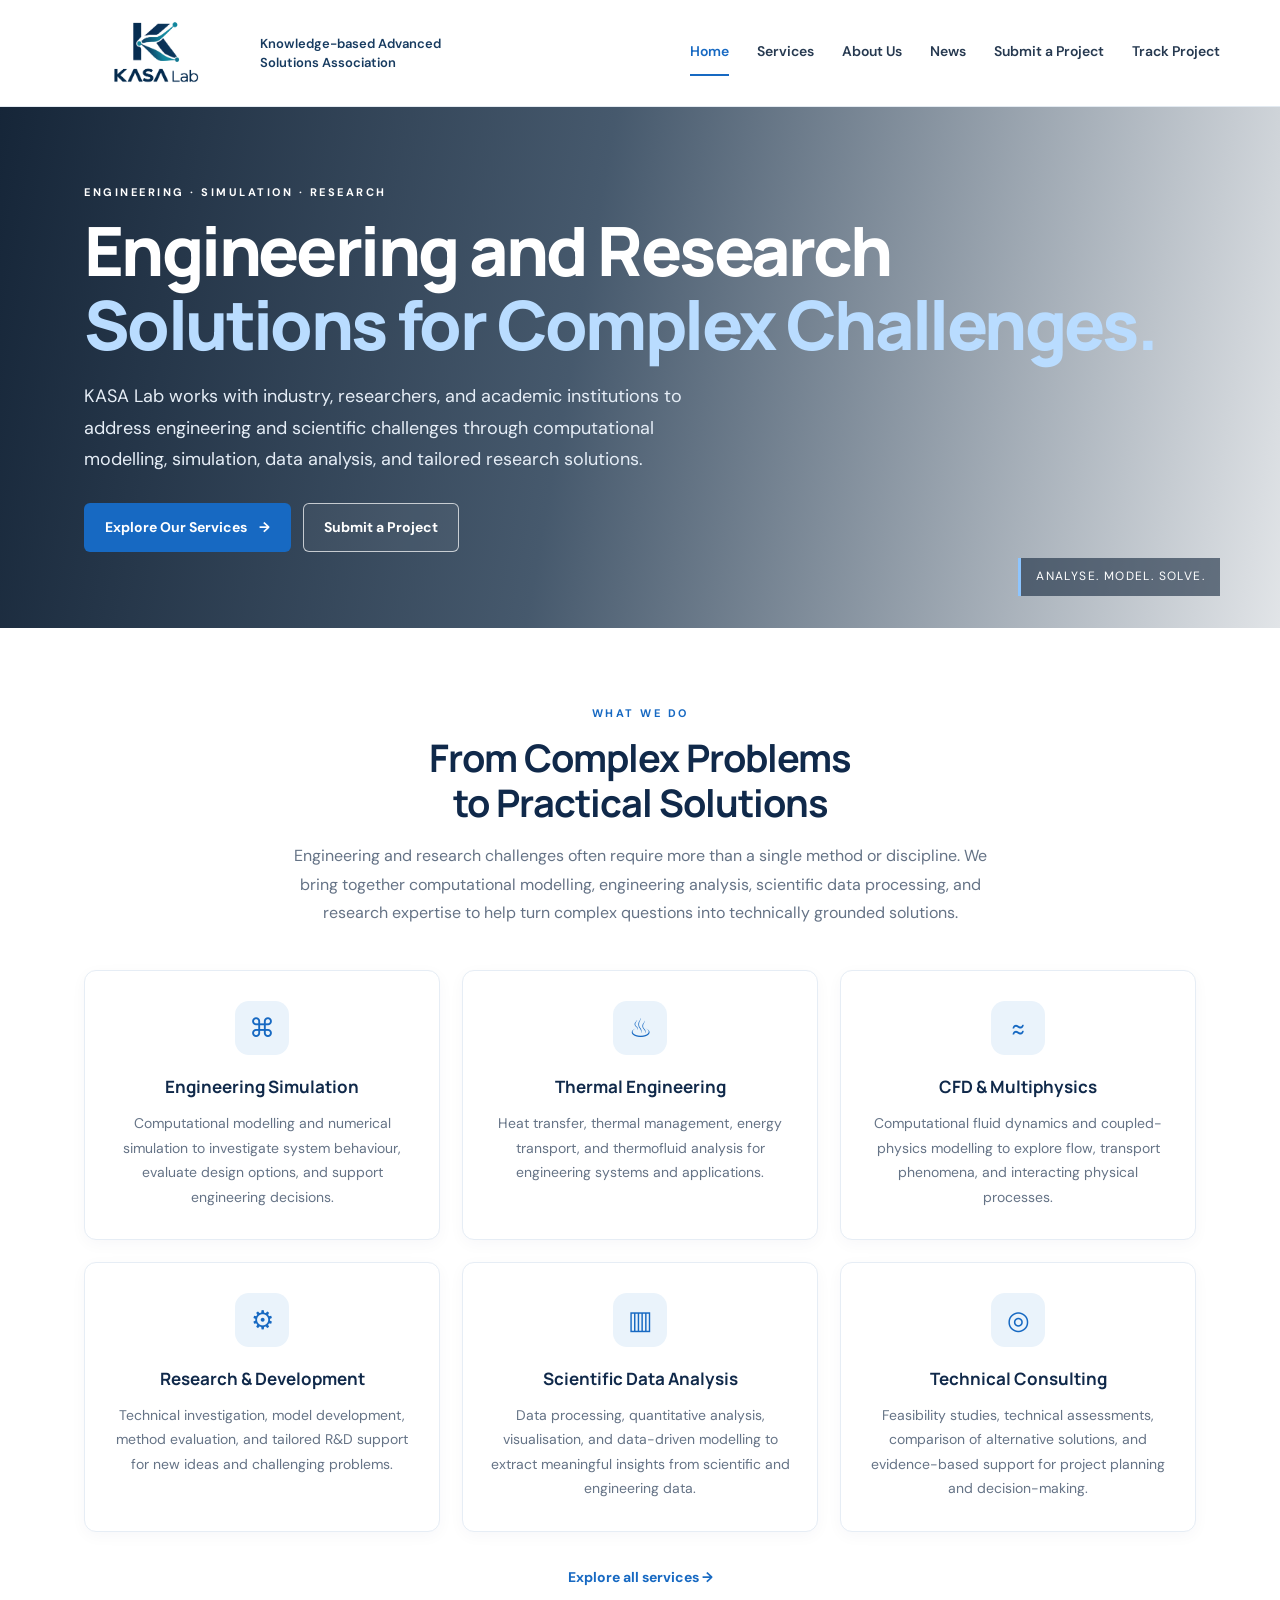
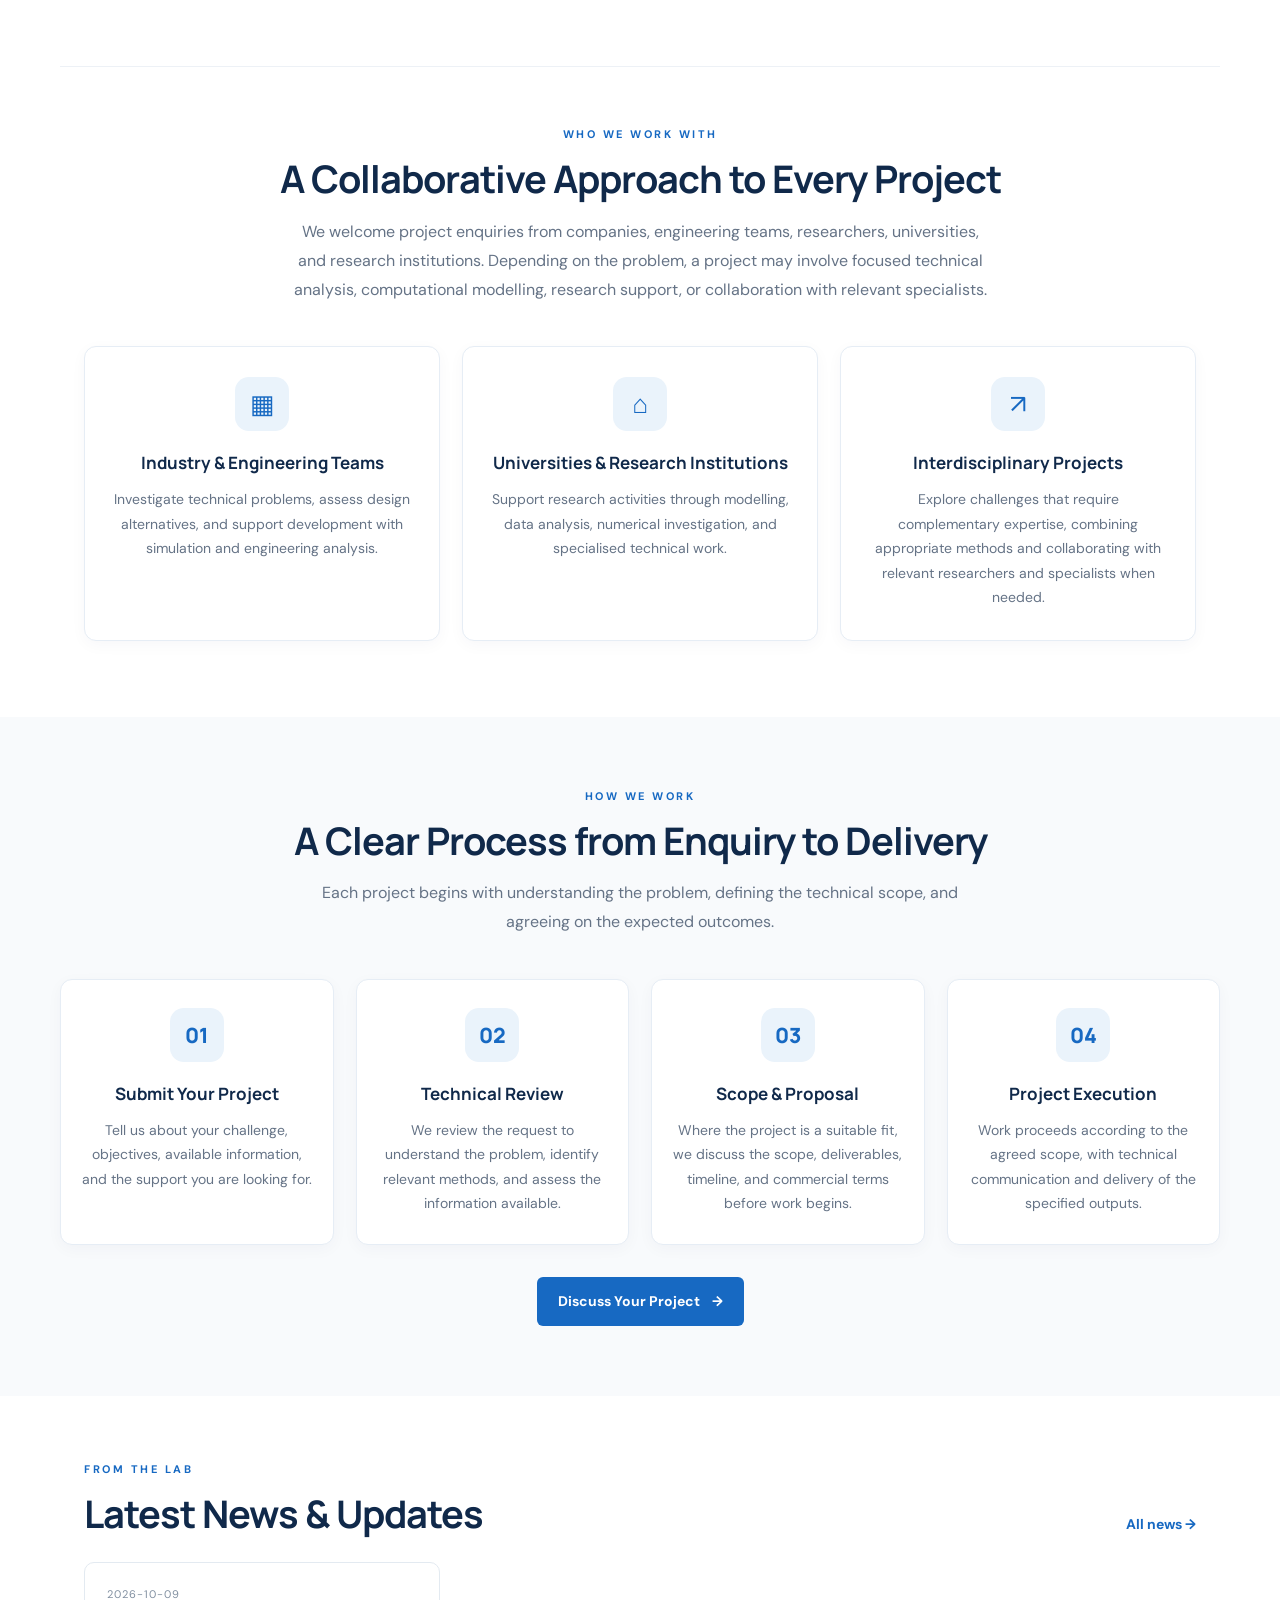
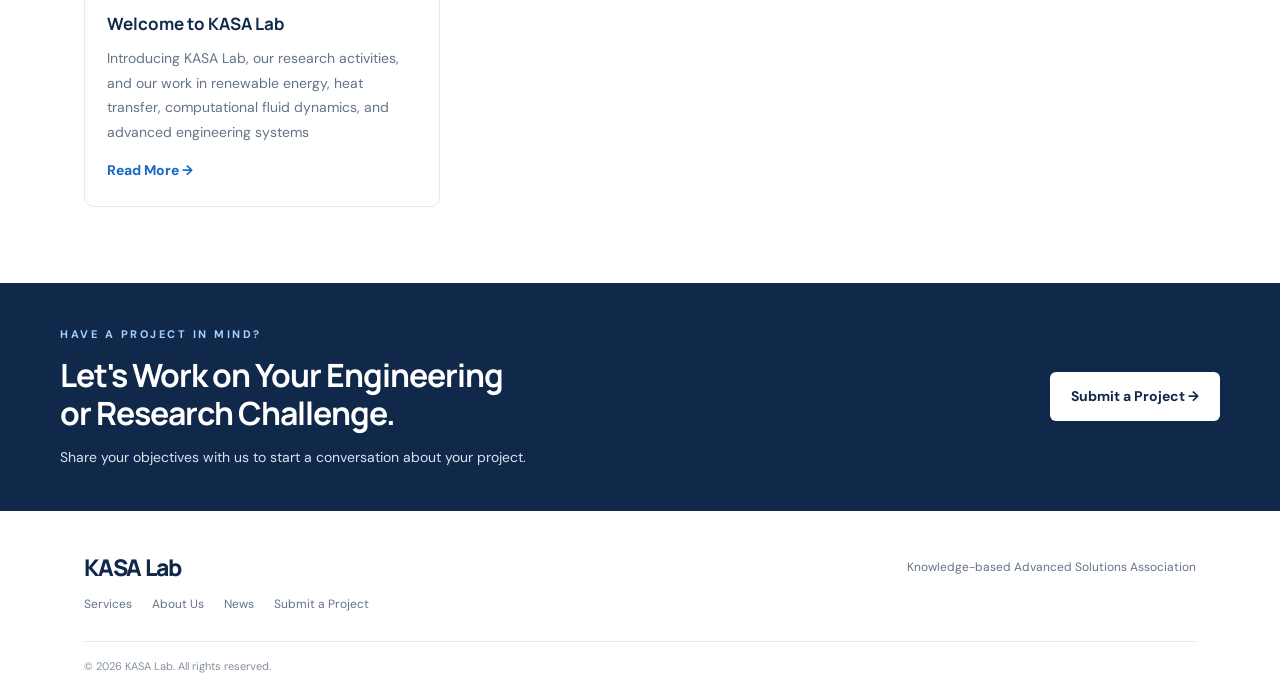
<file: index.html>
<!doctype html>
<html lang="en">
<head>
  <meta charset="utf-8">
  <meta name="viewport" content="width=device-width, initial-scale=1">

  <meta
    name="description"
    content="KASA Lab provides engineering simulation, computational modelling, thermal engineering, CFD, scientific data analysis, and tailored R&D solutions for industry and academia."
  >

  <meta name="theme-color" content="#ffffff">
  <title>KASA Lab | Engineering, Simulation & Research Solutions</title>

  <link rel="stylesheet" href="styles.css">
  <link rel="icon" href="/favicon.ico" sizes="any">
  <link rel="icon" type="image/svg+xml" href="/favicon.svg">
  <link rel="icon" type="image/png" sizes="32x32" href="/favicon-32.png">
  <link rel="icon" type="image/png" sizes="16x16" href="/favicon-16.png">
  <link rel="apple-touch-icon" href="/apple-touch-icon.png">
</head>

<body>

<header class="site-header">
  <a class="brand" href="index.html" aria-label="KASA Lab Home">
    <img
      src="kasa-logo.png"
      alt="KASA Lab logo"
      class="brand-logo"
    >
    <span class="brand-tagline">
      Knowledge-based Advanced Solutions Association
    </span>
  </a>

  <button
    class="menu-toggle"
    aria-label="Toggle navigation"
    aria-expanded="false"
    aria-controls="main-navigation"
    type="button"
  >
    ☰
  </button>

  <nav class="nav" id="main-navigation">
    <a class="active" href="index.html" aria-current="page">Home</a>
    <a href="services.html">Services</a>
    <a href="about.html">About Us</a>
    <a href="news.html">News</a>
    <a href="submit-project.html">Submit a Project</a>
    <a href="track-project.html">Track Project</a>
  </nav>
</header>

<main>

  <!-- Hero -->
  <section class="hero">
    <div class="hero-shade"></div>

    <div class="hero-content">
      <p class="eyebrow">
        ENGINEERING · SIMULATION · RESEARCH
      </p>

      <h1>
        Engineering and Research<br>
        <span>Solutions for Complex Challenges.</span>
      </h1>

      <p class="hero-copy">
        KASA Lab works with industry, researchers, and academic institutions
        to address engineering and scientific challenges through computational
        modelling, simulation, data analysis, and tailored research solutions.
      </p>

      <div class="hero-actions">
        <a class="button button-primary" href="services.html">
          Explore Our Services <span>→</span>
        </a>

        <a class="button button-outline" href="submit-project.html">
          Submit a Project
        </a>
      </div>
    </div>

    <div class="hero-note">
      Analyse. Model. Solve.
    </div>
  </section>


  <!-- Introduction -->
  <section class="section focus-section">
    <div class="section-heading">
      <p class="eyebrow blue">WHAT WE DO</p>

      <h2>From Complex Problems to Practical Solutions</h2>

      <p>
        Engineering and research challenges often require more than a single
        method or discipline. We bring together computational modelling,
        engineering analysis, scientific data processing, and research
        expertise to help turn complex questions into technically grounded
        solutions.
      </p>
    </div>

    <div class="focus-grid">

      <article class="focus-card">
        <span class="focus-icon" aria-hidden="true">⌘</span>

        <h3>Engineering Simulation</h3>

        <p>
          Computational modelling and numerical simulation to investigate
          system behaviour, evaluate design options, and support
          engineering decisions.
        </p>
      </article>

      <article class="focus-card">
        <span class="focus-icon" aria-hidden="true">♨</span>

        <h3>Thermal Engineering</h3>

        <p>
          Heat transfer, thermal management, energy transport, and
          thermofluid analysis for engineering systems and applications.
        </p>
      </article>

      <article class="focus-card">
        <span class="focus-icon" aria-hidden="true">≈</span>

        <h3>CFD & Multiphysics</h3>

        <p>
          Computational fluid dynamics and coupled-physics modelling
          to explore flow, transport phenomena, and interacting physical
          processes.
        </p>
      </article>

      <article class="focus-card">
        <span class="focus-icon" aria-hidden="true">⚙</span>

        <h3>Research & Development</h3>

        <p>
          Technical investigation, model development, method evaluation,
          and tailored R&D support for new ideas and challenging problems.
        </p>
      </article>

      <article class="focus-card">
        <span class="focus-icon" aria-hidden="true">▥</span>

        <h3>Scientific Data Analysis</h3>

        <p>
          Data processing, quantitative analysis, visualisation, and
          data-driven modelling to extract meaningful insights from
          scientific and engineering data.
        </p>
      </article>

      <article class="focus-card">
        <span class="focus-icon" aria-hidden="true">◎</span>

        <h3>Technical Consulting</h3>

        <p>
          Feasibility studies, technical assessments, comparison of
          alternative solutions, and evidence-based support for project
          planning and decision-making.
        </p>
      </article>

    </div>

    <div class="section-action">
      <a class="text-link" href="services.html">
        Explore all services →
      </a>
    </div>
  </section>


  <!-- Collaboration -->
  <section class="section collaboration-section">
    <div class="section-heading">
      <p class="eyebrow blue">WHO WE WORK WITH</p>

      <h2>A Collaborative Approach to Every Project</h2>

      <p>
        We welcome project enquiries from companies, engineering teams,
        researchers, universities, and research institutions. Depending on
        the problem, a project may involve focused technical analysis,
        computational modelling, research support, or collaboration with
        relevant specialists.
      </p>
    </div>

    <div class="focus-grid">

      <article class="focus-card">
        <span class="focus-icon" aria-hidden="true">▦</span>

        <h3>Industry & Engineering Teams</h3>

        <p>
          Investigate technical problems, assess design alternatives,
          and support development with simulation and engineering analysis.
        </p>
      </article>

      <article class="focus-card">
        <span class="focus-icon" aria-hidden="true">⌂</span>

        <h3>Universities & Research Institutions</h3>

        <p>
          Support research activities through modelling, data analysis,
          numerical investigation, and specialised technical work.
        </p>
      </article>

      <article class="focus-card">
        <span class="focus-icon" aria-hidden="true">↗</span>

        <h3>Interdisciplinary Projects</h3>

        <p>
          Explore challenges that require complementary expertise,
          combining appropriate methods and collaborating with relevant
          researchers and specialists when needed.
        </p>
      </article>

    </div>
  </section>


  <!-- How We Work -->
  <section class="section process-section">
    <div class="section-heading">
      <p class="eyebrow blue">HOW WE WORK</p>

      <h2>A Clear Process from Enquiry to Delivery</h2>

      <p>
        Each project begins with understanding the problem, defining the
        technical scope, and agreeing on the expected outcomes.
      </p>
    </div>

    <div class="focus-grid">

      <article class="focus-card">
        <span class="focus-icon" aria-hidden="true">01</span>

        <h3>Submit Your Project</h3>

        <p>
          Tell us about your challenge, objectives, available information,
          and the support you are looking for.
        </p>
      </article>

      <article class="focus-card">
        <span class="focus-icon" aria-hidden="true">02</span>

        <h3>Technical Review</h3>

        <p>
          We review the request to understand the problem, identify
          relevant methods, and assess the information available.
        </p>
      </article>

      <article class="focus-card">
        <span class="focus-icon" aria-hidden="true">03</span>

        <h3>Scope & Proposal</h3>

        <p>
          Where the project is a suitable fit, we discuss the scope,
          deliverables, timeline, and commercial terms before work begins.
        </p>
      </article>

      <article class="focus-card">
        <span class="focus-icon" aria-hidden="true">04</span>

        <h3>Project Execution</h3>

        <p>
          Work proceeds according to the agreed scope, with technical
          communication and delivery of the specified outputs.
        </p>
      </article>

    </div>

    <div class="section-action">
      <a class="button button-primary" href="submit-project.html">
        Discuss Your Project <span>→</span>
      </a>
    </div>
  </section>


  <!-- Latest News -->
  <section class="section news-section">
    <div class="section-title-row">
      <div>
        <p class="eyebrow blue">FROM THE LAB</p>
        <h2>Latest News & Updates</h2>
      </div>

      <a class="text-link" href="news.html">
        All news →
      </a>
    </div>

    <div class="news-grid" id="home-news">
      <p class="small-note">Loading the latest news…</p>
    </div>
  </section>


  <!-- Final Call to Action -->
  <section class="cta-band">
    <div>
      <p class="eyebrow">HAVE A PROJECT IN MIND?</p>

      <h2>Let's Work on Your Engineering or Research Challenge.</h2>

      <p>
        Share your objectives with us to start a conversation about
        your project.
      </p>
    </div>

    <a class="button button-light" href="submit-project.html">
      Submit a Project →
    </a>
  </section>

</main>


<footer class="site-footer">
  <a class="footer-brand" href="index.html">KASA Lab</a>

  <p>
    Knowledge-based Advanced Solutions Association
  </p>

  <div class="footer-links">
    <a href="services.html">Services</a>
    <a href="about.html">About Us</a>
    <a href="news.html">News</a>
    <a href="submit-project.html">Submit a Project</a>
  </div>

  <small>
    © <span id="year"></span> KASA Lab. All rights reserved.
  </small>
</footer>


<script src="script.js"></script>

<script>
  async function loadHomeNews() {
    const container = document.getElementById("home-news");

    if (!container) return;

    try {
      const response = await fetch("public/data/news.json");

      if (!response.ok) {
        throw new Error("Could not load news data");
      }

      const news = await response.json();

      if (!Array.isArray(news) || news.length === 0) {
        container.replaceChildren();

        const emptyMessage = document.createElement("p");
        emptyMessage.className = "small-note";
        emptyMessage.textContent =
          "New research and project updates will appear here soon.";

        container.appendChild(emptyMessage);
        return;
      }

      const sortedNews = [...news].sort((a, b) => {
        const dateA = Date.parse(a.date || "") || 0;
        const dateB = Date.parse(b.date || "") || 0;

        return dateB - dateA;
      });

      container.replaceChildren();

      sortedNews.slice(0, 3).forEach(item => {
        const card = document.createElement("article");
        card.className = "news-card";

        if (item.image) {
          const image = document.createElement("div");
          image.className = "news-image";
          image.style.backgroundImage =
            `url("${String(item.image).replace(/["\\]/g, "")}")`;
          image.style.backgroundSize = "cover";
          image.style.backgroundPosition = "center";
          image.setAttribute("role", "img");
          image.setAttribute(
            "aria-label",
            item.title ? `Image for ${item.title}` : "News image"
          );

          card.appendChild(image);
        }

        const body = document.createElement("div");
        body.className = "news-body";

        const date = document.createElement("p");
        date.className = "news-date";
        date.textContent = item.date || "";

        const title = document.createElement("h3");
        title.textContent = item.title || "Untitled news";

        const summary = document.createElement("p");
        summary.textContent = item.summary || "";

        const link = document.createElement("a");
        link.className = "text-link";
        link.href =
          "news-article.html?slug=" + encodeURIComponent(item.slug || "");
        link.textContent = "Read More →";

        body.append(date, title, summary, link);
        card.appendChild(body);
        container.appendChild(card);
      });

    } catch (error) {
      container.replaceChildren();

      const message = document.createElement("p");
      message.className = "small-note";
      message.append("News could not be loaded. Please visit the ");

      const link = document.createElement("a");
      link.href = "news.html";
      link.textContent = "News page";

      message.appendChild(link);
      message.append(".");

      container.appendChild(message);

      console.error("Error loading homepage news:", error);
    }
  }

  loadHomeNews();
</script>

</body>
</html>
</file>
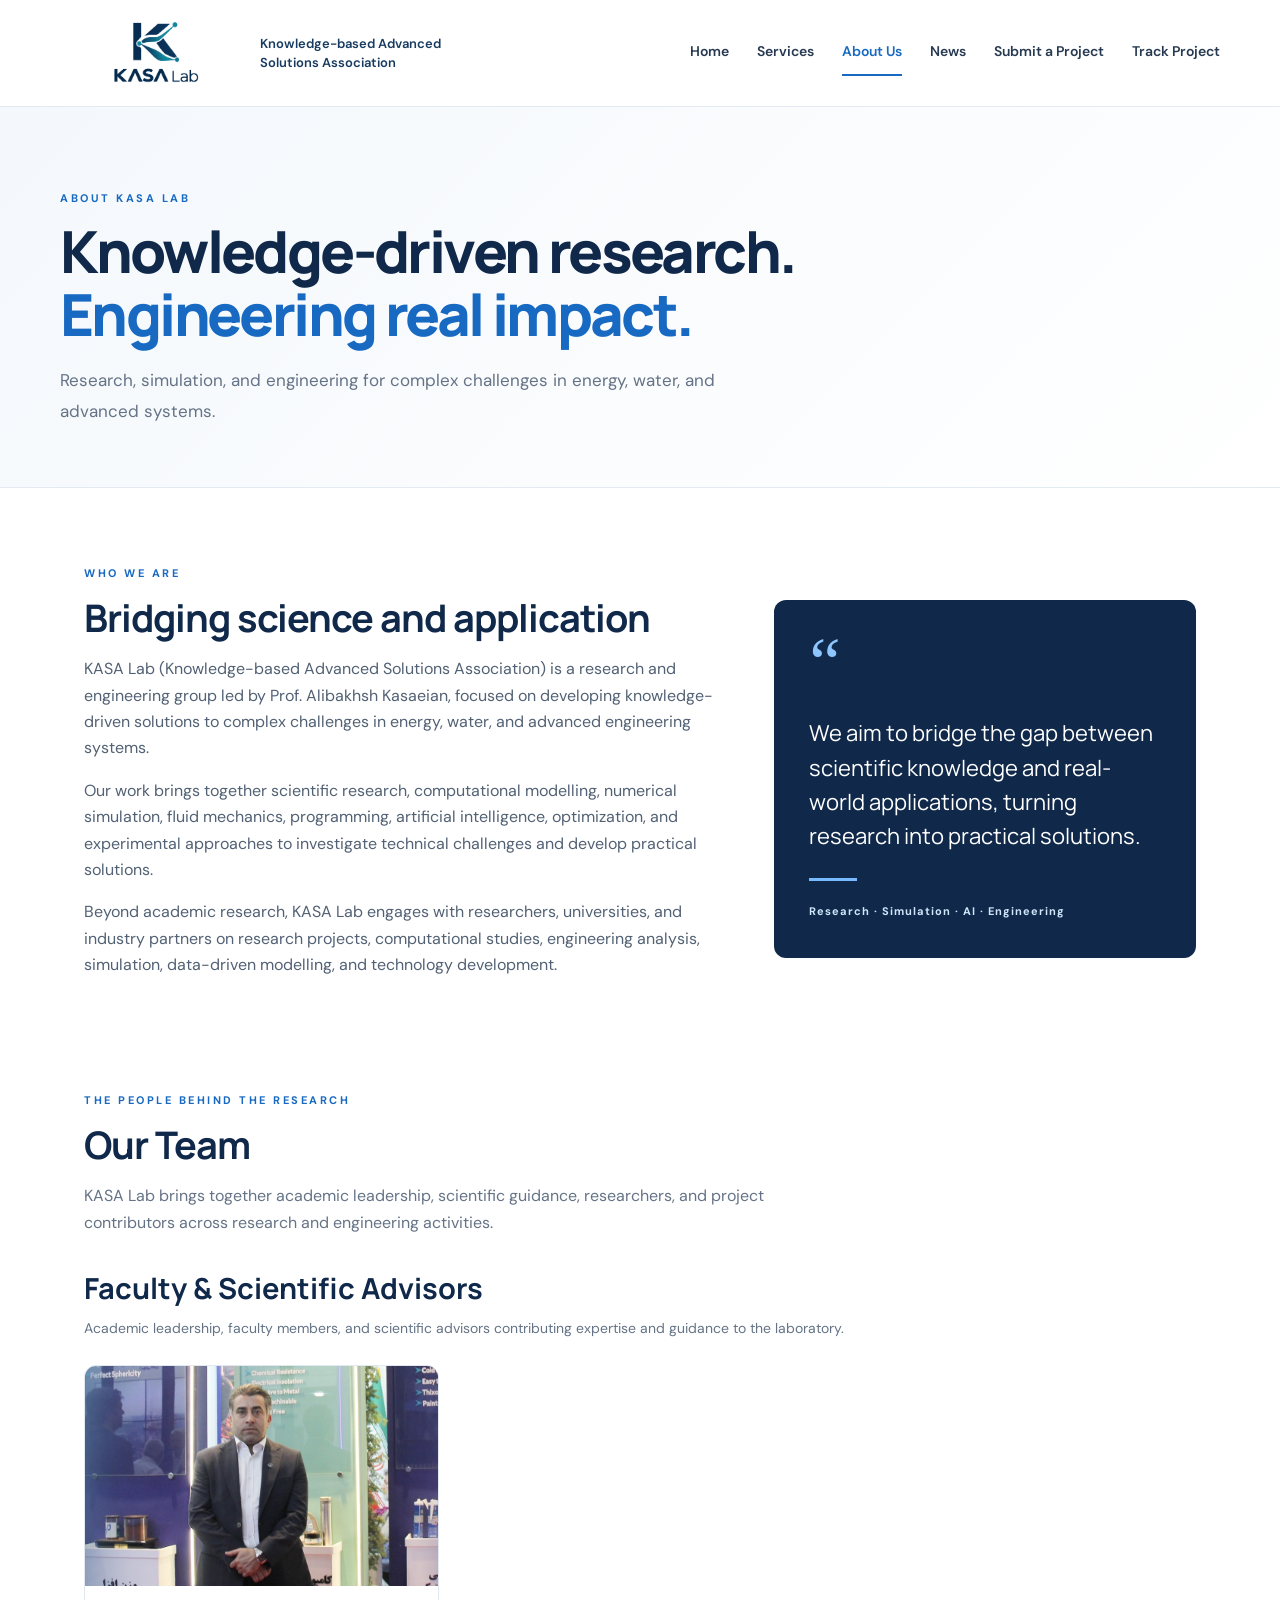
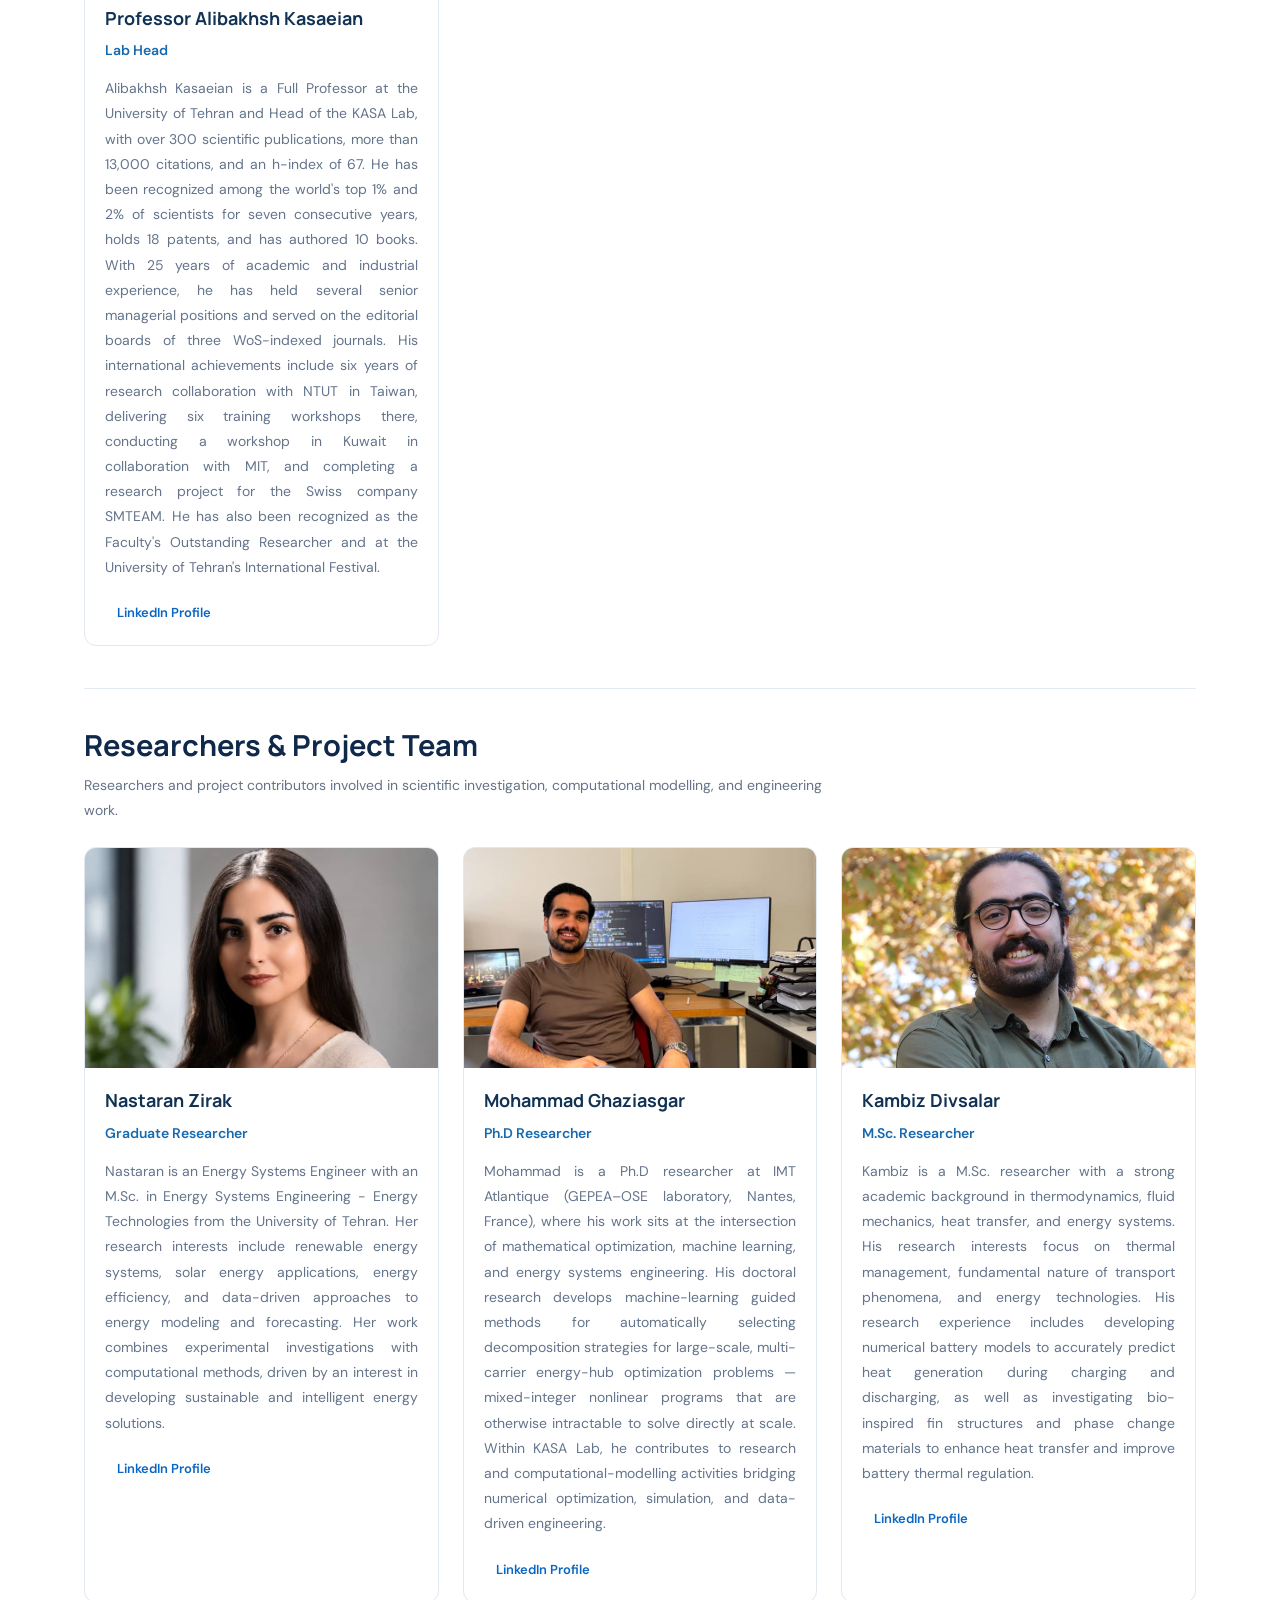
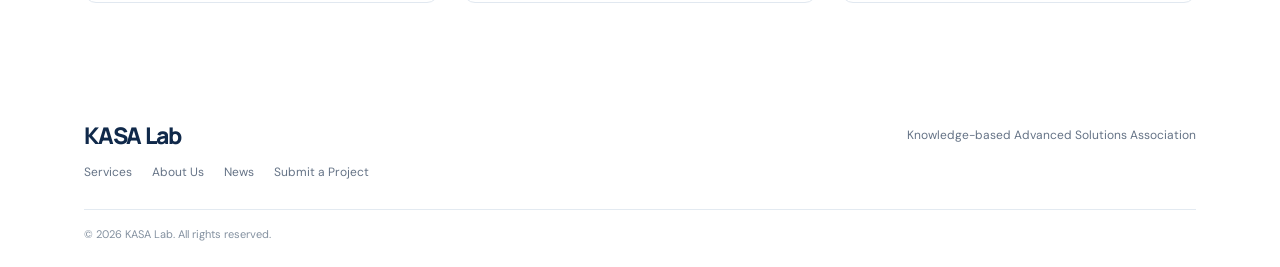
<file: about.html>
<!doctype html>
<html lang="en">
<head>
  <meta charset="utf-8">
  <meta name="viewport" content="width=device-width, initial-scale=1">

  <meta
    name="description"
    content="Learn about KASA Lab, its research, faculty, scientific advisors, researchers, and project team."
  >

  <meta name="theme-color" content="#ffffff">
  <title>About Us | KASA Lab</title>

  <link rel="stylesheet" href="styles.css">

  <style>
    .team-group {
      margin-top: 42px;
    }

    .team-group:first-of-type {
      margin-top: 30px;
    }

    .team-group-heading {
      max-width: 760px;
      margin-bottom: 24px;
    }

    .team-group-heading h3 {
      margin: 0 0 8px;
      color: var(--navy);
      font-family: Manrope, sans-serif;
      font-size: clamp(23px, 3vw, 29px);
      line-height: 1.3;
      text-align: left;
    }

    .team-group-heading p {
      margin: 0;
      color: var(--muted);
      font-size: 14px;
      line-height: 1.8;
      text-align: left;
    }

    .team-group + .team-group {
      padding-top: 38px;
      border-top: 1px solid var(--line);
    }

    .team-group .team-grid {
      margin-top: 0;
    }

    .team-group .team-card {
      height: 100%;
    }

    .team-group .team-card-body {
      overflow-wrap: anywhere;
    }

    .team-empty {
      color: var(--muted);
      font-size: 14px;
    }

    @media (max-width: 600px) {
      .team-group {
        margin-top: 32px;
      }

      .team-group + .team-group {
        padding-top: 28px;
      }
    }
  </style>
  <link rel="icon" href="/favicon.ico" sizes="any">
  <link rel="icon" type="image/svg+xml" href="/favicon.svg">
  <link rel="icon" type="image/png" sizes="32x32" href="/favicon-32.png">
  <link rel="icon" type="image/png" sizes="16x16" href="/favicon-16.png">
  <link rel="apple-touch-icon" href="/apple-touch-icon.png">
</head>

<body>

<header class="site-header">
  <a class="brand" href="index.html" aria-label="KASA Lab Home">
    <img
      src="kasa-logo.png"
      alt="KASA Lab logo"
      class="brand-logo"
    >
    <span class="brand-tagline">
      Knowledge-based Advanced Solutions Association
    </span>
  </a>

  <button
    class="menu-toggle"
    aria-label="Toggle navigation"
    aria-expanded="false"
    aria-controls="main-navigation"
    type="button"
  >☰</button>

  <nav class="nav" id="main-navigation">
    <a href="index.html">Home</a>
    <a href="services.html">Services</a>
    <a class="active" href="about.html" aria-current="page">About Us</a>
    <a href="news.html">News</a>
    <a href="submit-project.html">Submit a Project</a>
    <a href="track-project.html">Track Project</a>
  </nav>
</header>

<main>

  <!-- Page introduction -->
  <section class="page-hero">
    <p class="eyebrow blue">ABOUT KASA LAB</p>

    <h1>
      Knowledge-driven research.<br>
      <span>Engineering real impact.</span>
    </h1>

    <p>
      Research, simulation, and engineering for complex challenges
      in energy, water, and advanced systems.
    </p>
  </section>


  <!-- About the laboratory -->
  <section class="section about-layout">
    <div>
      <p class="eyebrow blue">WHO WE ARE</p>

      <h2>Bridging science and application</h2>

      <p>
        KASA Lab (Knowledge-based Advanced Solutions Association)
        is a research and engineering group led by Prof. Alibakhsh
        Kasaeian, focused on developing knowledge-driven solutions
        to complex challenges in energy, water, and advanced
        engineering systems.
      </p>

      <p>
        Our work brings together scientific research, computational
        modelling, numerical simulation, fluid mechanics, programming,
        artificial intelligence, optimization, and experimental
        approaches to investigate technical challenges and develop
        practical solutions.
      </p>

      <p>
        Beyond academic research, KASA Lab engages with researchers,
        universities, and industry partners on research projects,
        computational studies, engineering analysis, simulation,
        data-driven modelling, and technology development.
      </p>
    </div>

    <aside class="quote-panel">
      <span class="quote-mark">“</span>

      <p>
        We aim to bridge the gap between scientific knowledge and
        real-world applications, turning research into practical
        solutions.
      </p>

      <span class="quote-rule"></span>

      <strong>Research · Simulation · AI · Engineering</strong>
    </aside>
  </section>


  <!-- Team -->
  <section class="section team-section">

    <div class="section-heading">
      <p class="eyebrow blue">THE PEOPLE BEHIND THE RESEARCH</p>
      <h2>Our Team</h2>

      <p>
        KASA Lab brings together academic leadership, scientific
        guidance, researchers, and project contributors across
        research and engineering activities.
      </p>
    </div>

    <!-- Faculty and scientific advisors -->
    <section class="team-group" id="faculty-group" hidden>
      <div class="team-group-heading">
        <h3>Faculty &amp; Scientific Advisors</h3>

        <p>
          Academic leadership, faculty members, and scientific advisors
          contributing expertise and guidance to the laboratory.
        </p>
      </div>

      <div class="team-grid" id="faculty-list"></div>
    </section>

    <!-- Researchers and project team -->
    <section class="team-group" id="researchers-group" hidden>
      <div class="team-group-heading">
        <h3>Researchers &amp; Project Team</h3>

        <p>
          Researchers and project contributors involved in scientific
          investigation, computational modelling, and engineering work.
        </p>
      </div>

      <div class="team-grid" id="researchers-list"></div>
    </section>

    <p class="small-note" id="team-status" role="status">
      Loading team members…
    </p>

  </section>

</main>


<footer class="site-footer">
  <a class="footer-brand" href="index.html">KASA Lab</a>

  <p>Knowledge-based Advanced Solutions Association</p>

  <div class="footer-links">
    <a href="services.html">Services</a>
    <a href="about.html">About Us</a>
    <a href="news.html">News</a>
    <a href="submit-project.html">Submit a Project</a>
  </div>

  <small>
    © <span id="year"></span> KASA Lab. All rights reserved.
  </small>
</footer>


<script src="script.js"></script>

<script>
async function loadTeamMembers() {
  const facultyGroup = document.getElementById("faculty-group");
  const researchersGroup = document.getElementById("researchers-group");
  const facultyList = document.getElementById("faculty-list");
  const researchersList = document.getElementById("researchers-list");
  const status = document.getElementById("team-status");

  function normaliseGroup(value) {
    const group = String(value || "")
      .trim()
      .toLowerCase()
      .replace(/_/g, "-");

    const facultyValues = [
      "faculty",
      "advisor",
      "advisors",
      "faculty-advisor",
      "faculty-advisors",
      "faculty & scientific advisors",
      "faculty and scientific advisors",
      "scientific advisors"
    ];

    return facultyValues.includes(group) ? "faculty" : "researchers";
  }

  function getOrder(member) {
    const value = Number(member.order);

    return Number.isFinite(value) ? value : 9999;
  }

  function createMemberCard(member) {
    const card = document.createElement("article");
    card.className = "team-card";

    const nameText = String(member.name || "Team member").trim();
    const initial = nameText.charAt(0).toUpperCase() || "K";

    function createAvatar() {
      const avatar = document.createElement("div");
      avatar.className = "team-avatar";
      avatar.textContent = initial;
      avatar.setAttribute("aria-label", nameText);
      return avatar;
    }

    if (member.photo) {
      const photo = document.createElement("img");
      photo.className = "team-photo";
      photo.src = member.photo;
      photo.alt = nameText;
      photo.loading = "lazy";

      photo.addEventListener("error", () => {
        if (photo.isConnected) {
          photo.replaceWith(createAvatar());
        }
      }, { once: true });

      card.appendChild(photo);
    } else {
      card.appendChild(createAvatar());
    }

    const details = document.createElement("div");
    details.className = "team-card-body";

    const name = document.createElement("h3");
    name.textContent = nameText;

    const role = document.createElement("p");
    role.className = "team-role";
    role.textContent = member.role || "";

    details.append(name, role);

    const biography = member.bio || member.body || "";

    if (biography) {
      const bio = document.createElement("p");
      bio.className = "team-bio";

      // Render biography as text, not executable HTML.
      bio.textContent = String(biography);

      details.appendChild(bio);
    }

    if (member.email) {
      const email = document.createElement("a");
      email.className = "team-email";
      email.href = "mailto:" + String(member.email);
      email.textContent = String(member.email);
      details.appendChild(email);
    }

    if (member.linkedin) {
      const linkedinUrl = String(member.linkedin).trim();

      try {
        const parsedUrl = new URL(linkedinUrl);

        if (
          parsedUrl.protocol === "https:" &&
          (
            parsedUrl.hostname === "linkedin.com" ||
            parsedUrl.hostname.endsWith(".linkedin.com")
          )
        ) {
          const linkedin = document.createElement("a");
          linkedin.className = "team-linkedin";
          linkedin.href = parsedUrl.href;
          linkedin.textContent = "LinkedIn Profile";
          linkedin.target = "_blank";
          linkedin.rel = "noopener noreferrer";

          details.appendChild(linkedin);
        }
      } catch {
        // Ignore invalid LinkedIn URLs.
      }
    }

    card.appendChild(details);
    return card;
  }

  try {
    const response = await fetch("public/data/team.json");

    if (!response.ok) {
      throw new Error("Could not load team data");
    }

    const members = await response.json();

    facultyList.replaceChildren();
    researchersList.replaceChildren();

    if (!Array.isArray(members) || members.length === 0) {
      status.textContent =
        "Team profiles will be published here soon.";
      return;
    }

    const sortedMembers = [...members].sort((a, b) => {
      const orderDifference = getOrder(a) - getOrder(b);

      if (orderDifference !== 0) {
        return orderDifference;
      }

      return String(a.name || "").localeCompare(
        String(b.name || "")
      );
    });

    let facultyCount = 0;
    let researchersCount = 0;

    sortedMembers.forEach(member => {
      const card = createMemberCard(member);
      const group = normaliseGroup(member.group);

      if (group === "faculty") {
        facultyList.appendChild(card);
        facultyCount++;
      } else {
        researchersList.appendChild(card);
        researchersCount++;
      }
    });

    facultyGroup.hidden = facultyCount === 0;
    researchersGroup.hidden = researchersCount === 0;

    status.hidden = true;

  } catch (error) {
    console.error("Error loading team members:", error);

    status.hidden = false;
    status.textContent =
      "Team information could not be loaded. Please try again later.";
  }
}

loadTeamMembers();
</script>

</body>
</html>
</file>
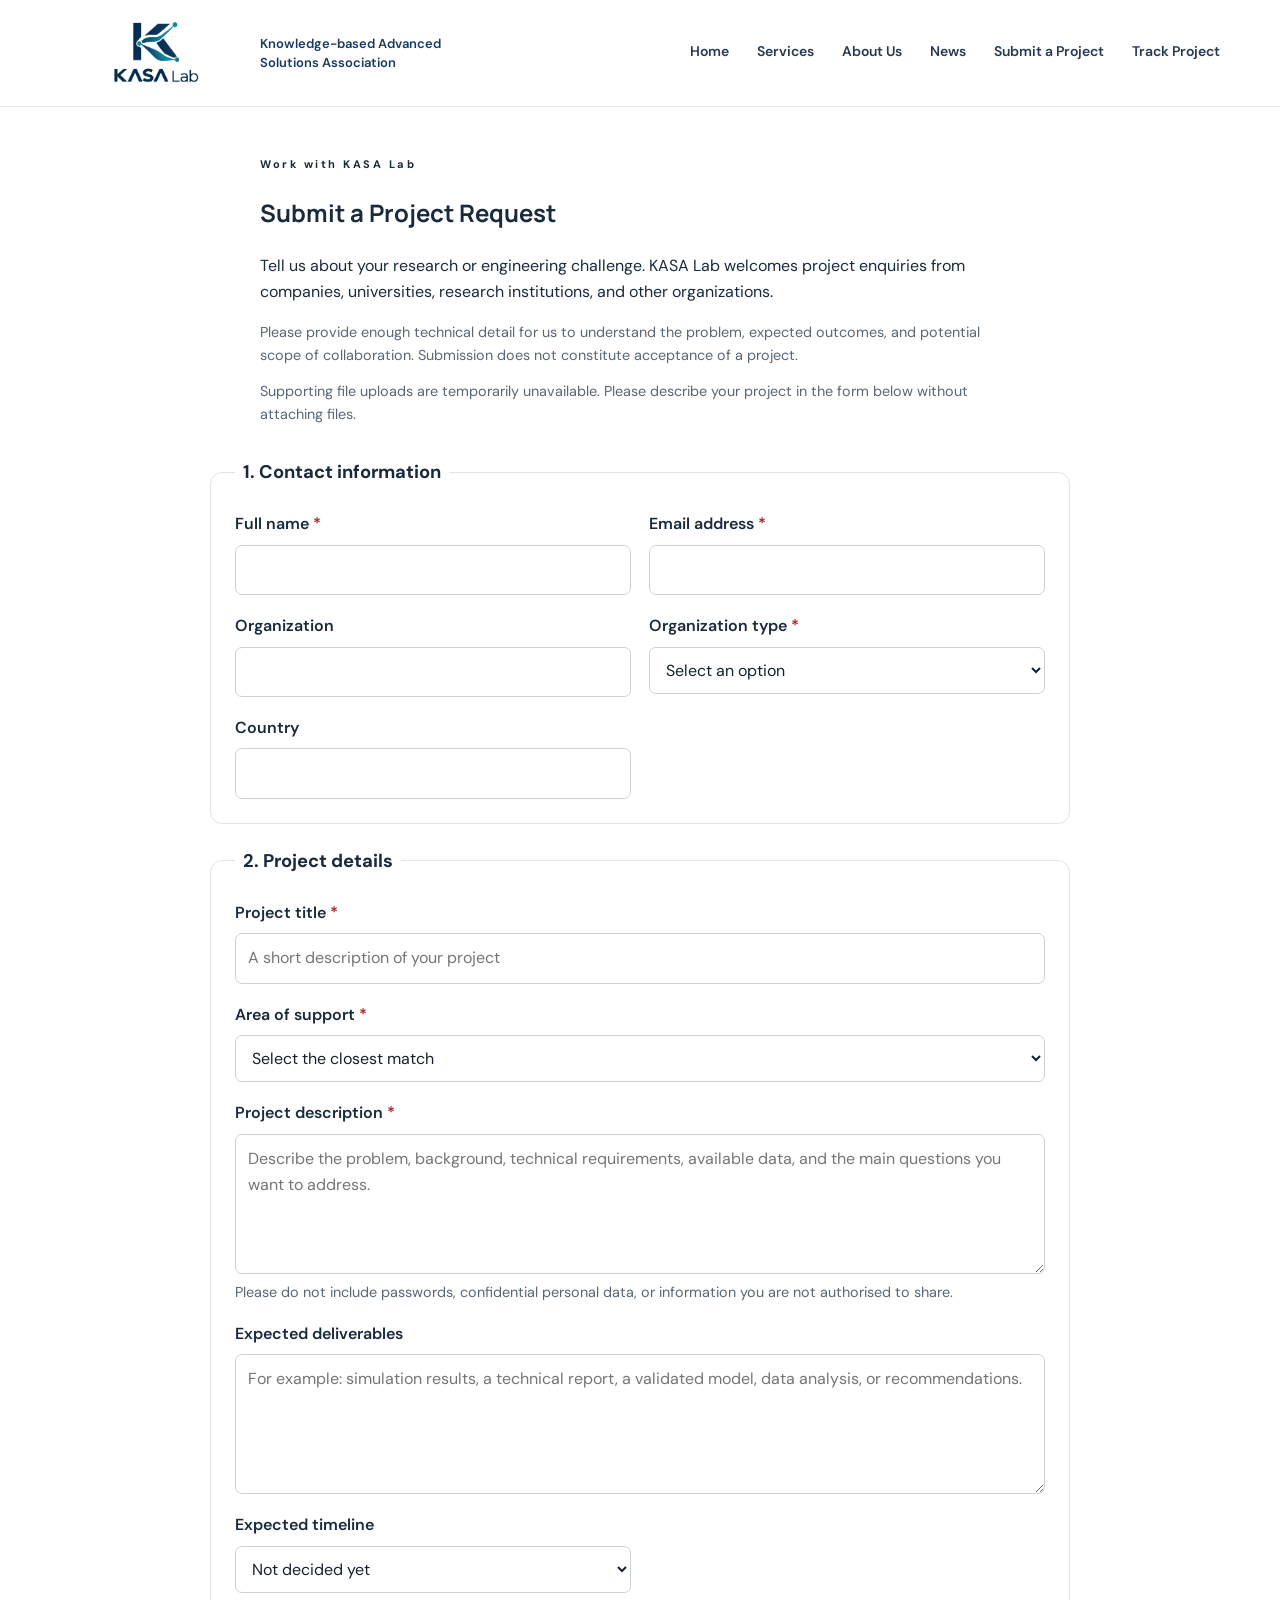
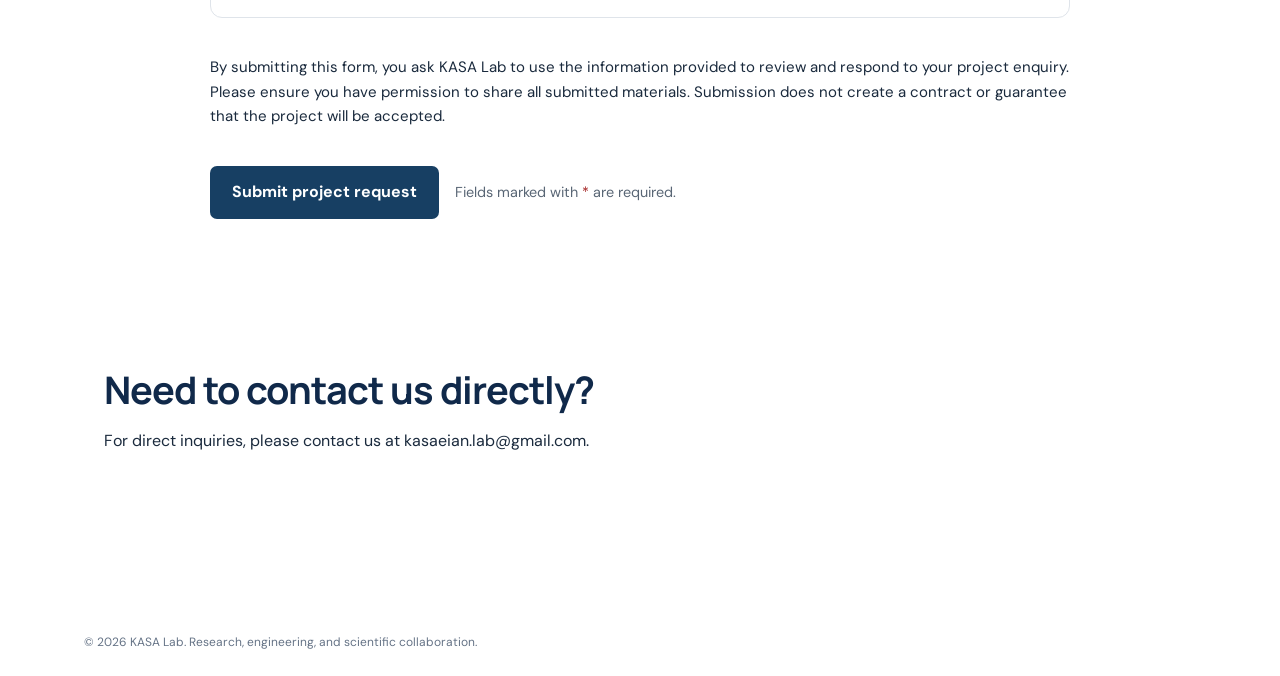
<file: contact.html>
<!doctype html>
<html lang="en">
<head>
  <meta charset="utf-8">
  <meta name="viewport" content="width=device-width, initial-scale=1">
  <meta name="robots" content="noindex,follow">
  <meta http-equiv="refresh" content="0;url=submit-project.html">
  <link rel="canonical" href="https://kasalab.org/submit-project.html">
  <title>Submit a Project | KASA Lab</title>
  <script>window.location.replace("submit-project.html");</script>
  <link rel="icon" href="/favicon.ico" sizes="any">
  <link rel="icon" type="image/svg+xml" href="/favicon.svg">
  <link rel="icon" type="image/png" sizes="32x32" href="/favicon-32.png">
  <link rel="icon" type="image/png" sizes="16x16" href="/favicon-16.png">
  <link rel="apple-touch-icon" href="/apple-touch-icon.png">
</head>
<body>
  <p>Our contact page has moved. <a href="submit-project.html">Submit a Project</a>.</p>
</body>
</html>
</file>
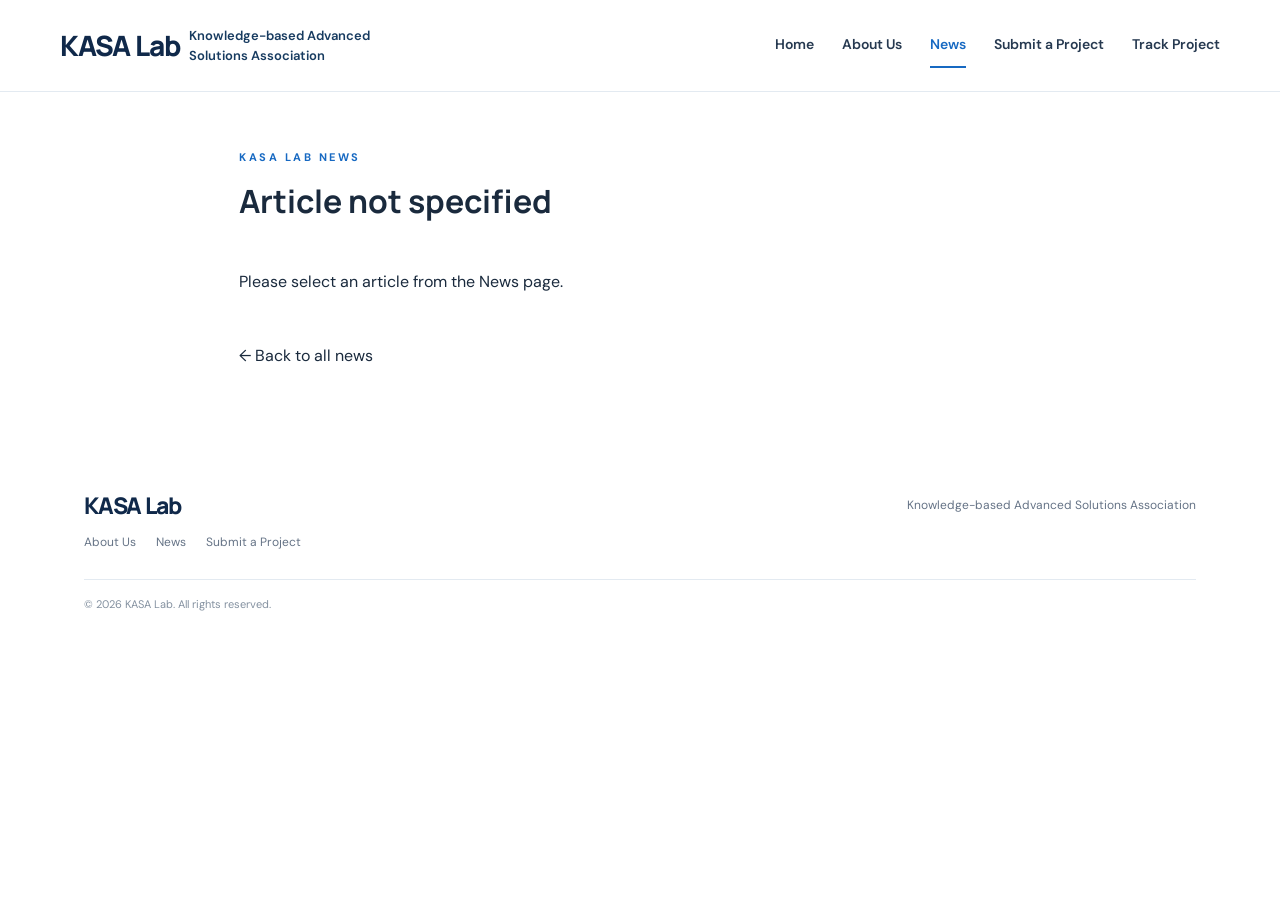
<file: news-article.html>
<!doctype html>
<html lang="en">
<head>
  <meta charset="utf-8">
  <meta name="viewport" content="width=device-width, initial-scale=1">
  <meta name="description" content="News article from KASA Lab.">
  <title>News Article | KASA Lab</title>
  <link rel="stylesheet" href="styles.css">
  <style>
    .article-container {
      max-width: 850px;
      margin: 0 auto;
      padding: 56px 24px 80px;
    }
    .article-date {
      color: #718096;
      font-size: .9rem;
    }
    .article-title {
      line-height: 1.2;
      margin: 16px 0 24px;
    }
    .article-cover {
      display: block;
      width: 100%;
      max-height: 460px;
      object-fit: cover;
      border-radius: 12px;
      margin: 24px 0;
    }
    .article-content {
      line-height: 1.85;
      overflow-wrap: anywhere;
    }
    .article-content p {
      margin: 0 0 1.2em;
    }
    .article-content h2,
    .article-content h3 {
      margin-top: 1.6em;
    }
    .back-link {
      display: inline-block;
      margin-top: 32px;
    }
  </style>
  <link rel="icon" href="/favicon.ico" sizes="any">
  <link rel="icon" type="image/svg+xml" href="/favicon.svg">
  <link rel="icon" type="image/png" sizes="32x32" href="/favicon-32.png">
  <link rel="icon" type="image/png" sizes="16x16" href="/favicon-16.png">
  <link rel="apple-touch-icon" href="/apple-touch-icon.png">
</head>
<body>
  <header class="site-header">
    <a class="brand" href="index.html">
      <span class="brand-name">KASA Lab</span>
      <span class="brand-tagline">Knowledge-based Advanced Solutions Association</span>
    </a>
    <button class="menu-toggle" aria-label="Toggle navigation" aria-expanded="false">☰</button>
    <nav class="nav">
      <a href="index.html">Home</a>
      <a href="about.html">About Us</a>
      <a class="active" href="news.html">News</a>
      <a href="submit-project.html">Submit a Project</a>
      <a href="track-project.html">Track Project</a>
  </nav>
  </header>

  <main class="article-container">
    <p class="eyebrow blue">KASA LAB NEWS</p>
    <p id="article-date" class="article-date"></p>
    <h1 id="article-title" class="article-title">Loading article...</h1>
    <img id="article-cover" class="article-cover" alt="" hidden>
    <article id="article-content" class="article-content"></article>
    <p id="article-status" aria-live="polite"></p>
    <a class="back-link" href="news.html">← Back to all news</a>
  </main>

  <footer class="site-footer">
    <a class="footer-brand" href="index.html">KASA Lab</a>
    <p>Knowledge-based Advanced Solutions Association</p>
    <div class="footer-links">
      <a href="about.html">About Us</a>
      <a href="news.html">News</a>
      <a href="submit-project.html">Submit a Project</a>
    </div>
    <small>© <span id="year"></span> KASA Lab. All rights reserved.</small>
  </footer>

  <script src="script.js"></script>
  <script>
    function renderMarkdown(text, container) {
      // Escape HTML before formatting Markdown to prevent injected HTML.
      const escapeHTML = value => value.replace(/[&<>"']/g, char => ({
        "&": "&amp;",
        "<": "&lt;",
        ">": "&gt;",
        '"': "&quot;",
        "'": "&#39;"
      })[char]);

      const lines = String(text || "").split(/\r?\n/);
      let paragraph = [];

      function flushParagraph() {
        if (!paragraph.length) return;
        const p = document.createElement("p");
        p.textContent = paragraph.join(" ");
        container.appendChild(p);
        paragraph = [];
      }

      lines.forEach(line => {
        const trimmed = line.trim();

        if (!trimmed) {
          flushParagraph();
          return;
        }

        const heading = trimmed.match(/^(#{1,3})\s+(.+)$/);
        if (heading) {
          flushParagraph();
          const h = document.createElement(
            "h" + Math.min(heading[1].length + 1, 4)
          );
          h.textContent = heading[2];
          container.appendChild(h);
          return;
        }

        if (/^(-{3,}|\*{3,}|_{3,})$/.test(trimmed)) {
          flushParagraph();
          container.appendChild(document.createElement("hr"));
          return;
        }

        paragraph.push(trimmed);
      });

      flushParagraph();
    }

    async function loadArticle() {
      const params = new URLSearchParams(window.location.search);
      const slug = params.get("slug");
      const status = document.getElementById("article-status");

      if (!slug) {
        document.getElementById("article-title").textContent =
          "Article not specified";
        status.textContent = "Please select an article from the News page.";
        return;
      }

      try {
        const response = await fetch("public/data/news.json");
        if (!response.ok) throw new Error("Could not load news data");

        const news = await response.json();
        const item = news.find(entry => entry.slug === slug);

        if (!item) {
          throw new Error("Article not found");
        }

        document.title = item.title + " | KASA Lab";
        document.getElementById("article-title").textContent = item.title || "";
        document.getElementById("article-date").textContent = item.date || "";

        if (item.image) {
          const cover = document.getElementById("article-cover");
          cover.src = item.image;
          cover.alt = item.title || "KASA Lab article";
          cover.hidden = false;
        }

        const content = document.getElementById("article-content");
        renderMarkdown(item.body, content);

        if (!item.body) {
          content.textContent = item.summary || "";
        }
      } catch (error) {
        document.getElementById("article-title").textContent =
          "Article unavailable";
        status.textContent =
          "This article could not be loaded. Please return to the News page.";
        console.error(error);
      }
    }

    loadArticle();
  </script>
</body>
</html>
</file>
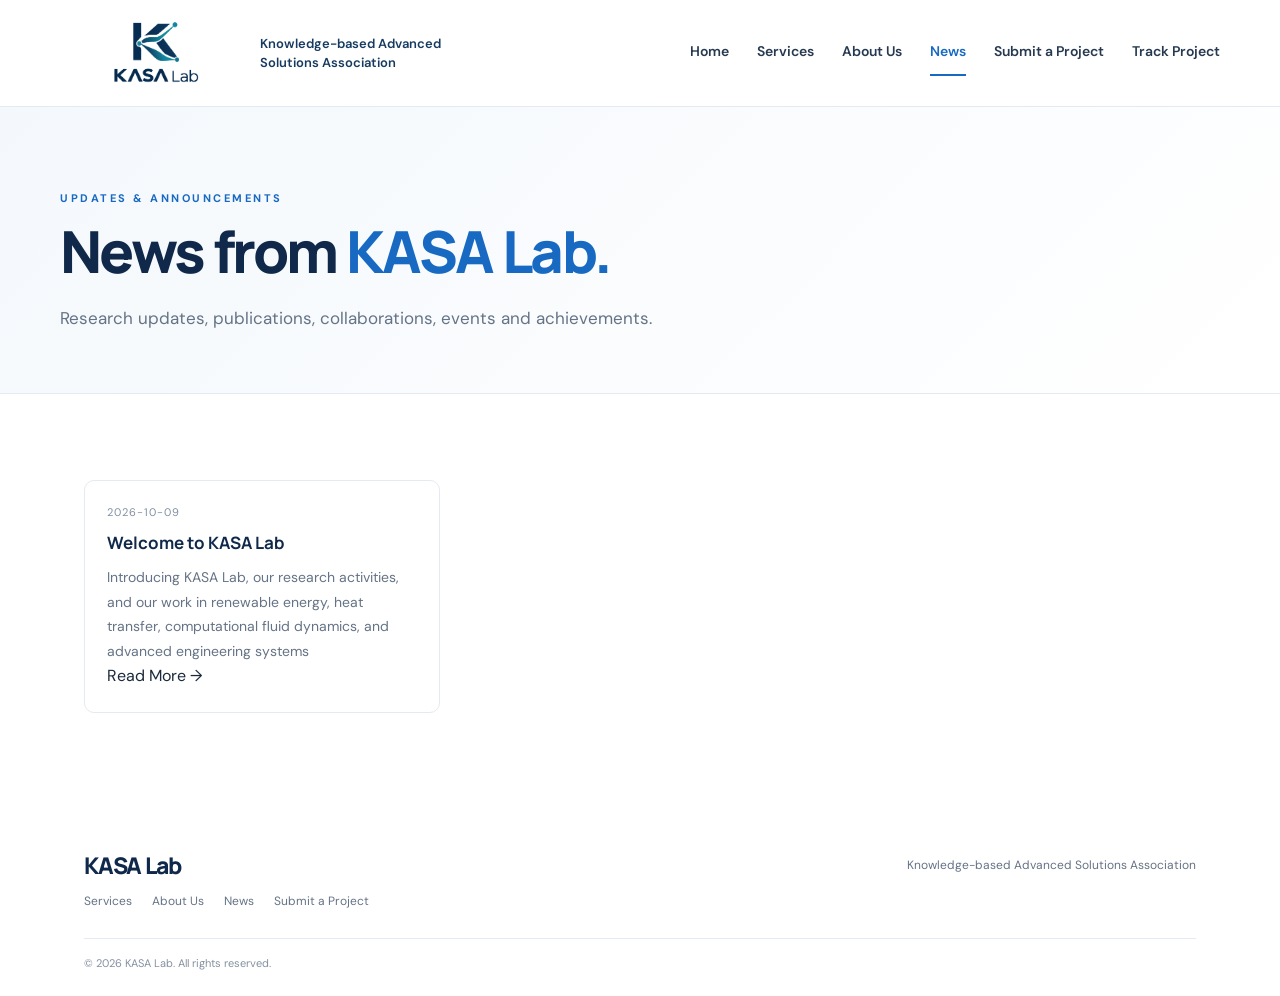
<file: news.html>
<!doctype html>
<html lang="en">
<head>
  <meta charset="utf-8">
  <meta name="viewport" content="width=device-width, initial-scale=1">
  <meta name="description" content="News and updates from KASA Lab.">
  <title>News | KASA Lab</title>
  <link rel="stylesheet" href="styles.css">
  <link rel="icon" href="/favicon.ico" sizes="any">
  <link rel="icon" type="image/svg+xml" href="/favicon.svg">
  <link rel="icon" type="image/png" sizes="32x32" href="/favicon-32.png">
  <link rel="icon" type="image/png" sizes="16x16" href="/favicon-16.png">
  <link rel="apple-touch-icon" href="/apple-touch-icon.png">
</head>
<body>
  <header class="site-header">
    <a class="brand" href="index.html" aria-label="KASA Lab Home">
      <img src="kasa-logo.png" alt="KASA Lab logo" class="brand-logo">
      <span class="brand-tagline">Knowledge-based Advanced Solutions Association</span>
    </a>

    <button class="menu-toggle" aria-label="Toggle navigation" aria-expanded="false">☰</button>

    <nav class="nav">
      <a href="index.html">Home</a>
      <a href="services.html">Services</a>
      <a href="about.html">About Us</a>
      <a class="active" href="news.html">News</a>
      <a href="submit-project.html">Submit a Project</a>
      <a href="track-project.html">Track Project</a>
  </nav>
  </header>

  <main>
    <section class="page-hero">
      <p class="eyebrow blue">UPDATES & ANNOUNCEMENTS</p>
      <h1>News from <span>KASA Lab.</span></h1>
      <p>Research updates, publications, collaborations, events and achievements.</p>
    </section>

    <section class="section">
      <div class="news-grid news-grid-wide" id="news-list">
        <p>Loading news...</p>
      </div>
      <p class="small-note" id="news-status" aria-live="polite"></p>
    </section>
  </main>

  <footer class="site-footer">
    <a class="footer-brand" href="index.html">KASA Lab</a>
    <p>Knowledge-based Advanced Solutions Association</p>
    <div class="footer-links">
      <a href="services.html">Services</a>
      <a href="about.html">About Us</a>
      <a href="news.html">News</a>
      <a href="submit-project.html">Submit a Project</a>
    </div>
    <small>© <span id="year"></span> KASA Lab. All rights reserved.</small>
  </footer>

  <script src="script.js"></script>
  <script>
    async function loadNews() {
      const list = document.getElementById("news-list");
      const status = document.getElementById("news-status");

      try {
        const response = await fetch("public/data/news.json");
        if (!response.ok) throw new Error("News data unavailable");

        const news = await response.json();
        list.replaceChildren();

        if (!news.length) {
          list.textContent = "No news has been published yet.";
          return;
        }

        news.sort((a, b) =>
          String(b.date || "").localeCompare(String(a.date || ""))
        );

        news.forEach(item => {
          const card = document.createElement("article");
          card.className = "news-card";

          if (item.image) {
            const image = document.createElement("img");
            image.className = "news-image";
            image.src = item.image;
            image.alt = item.title || "KASA Lab news";
            image.loading = "lazy";
            image.style.width = "100%";
            image.style.objectFit = "cover";
            card.appendChild(image);
          }

          const body = document.createElement("div");
          body.className = "news-body";

          const date = document.createElement("p");
          date.className = "news-date";
          date.textContent = item.date || "";

          const title = document.createElement("h3");
          title.textContent = item.title || "Untitled news";

          const summary = document.createElement("p");
          summary.textContent = item.summary || "";

          const link = document.createElement("a");
          link.className = "read-more";
          link.href = "news-article.html?slug=" + encodeURIComponent(item.slug);
          link.textContent = "Read More →";

          body.append(date, title, summary, link);
          card.appendChild(body);
          list.appendChild(card);
        });

        status.textContent = "";
      } catch (error) {
        list.textContent = "News could not be loaded. Please try again later.";
        status.textContent =
          "If this problem persists, please contact the website administrator.";
        console.error(error);
      }
    }

    loadNews();
  </script>
</body>
</html>
</file>
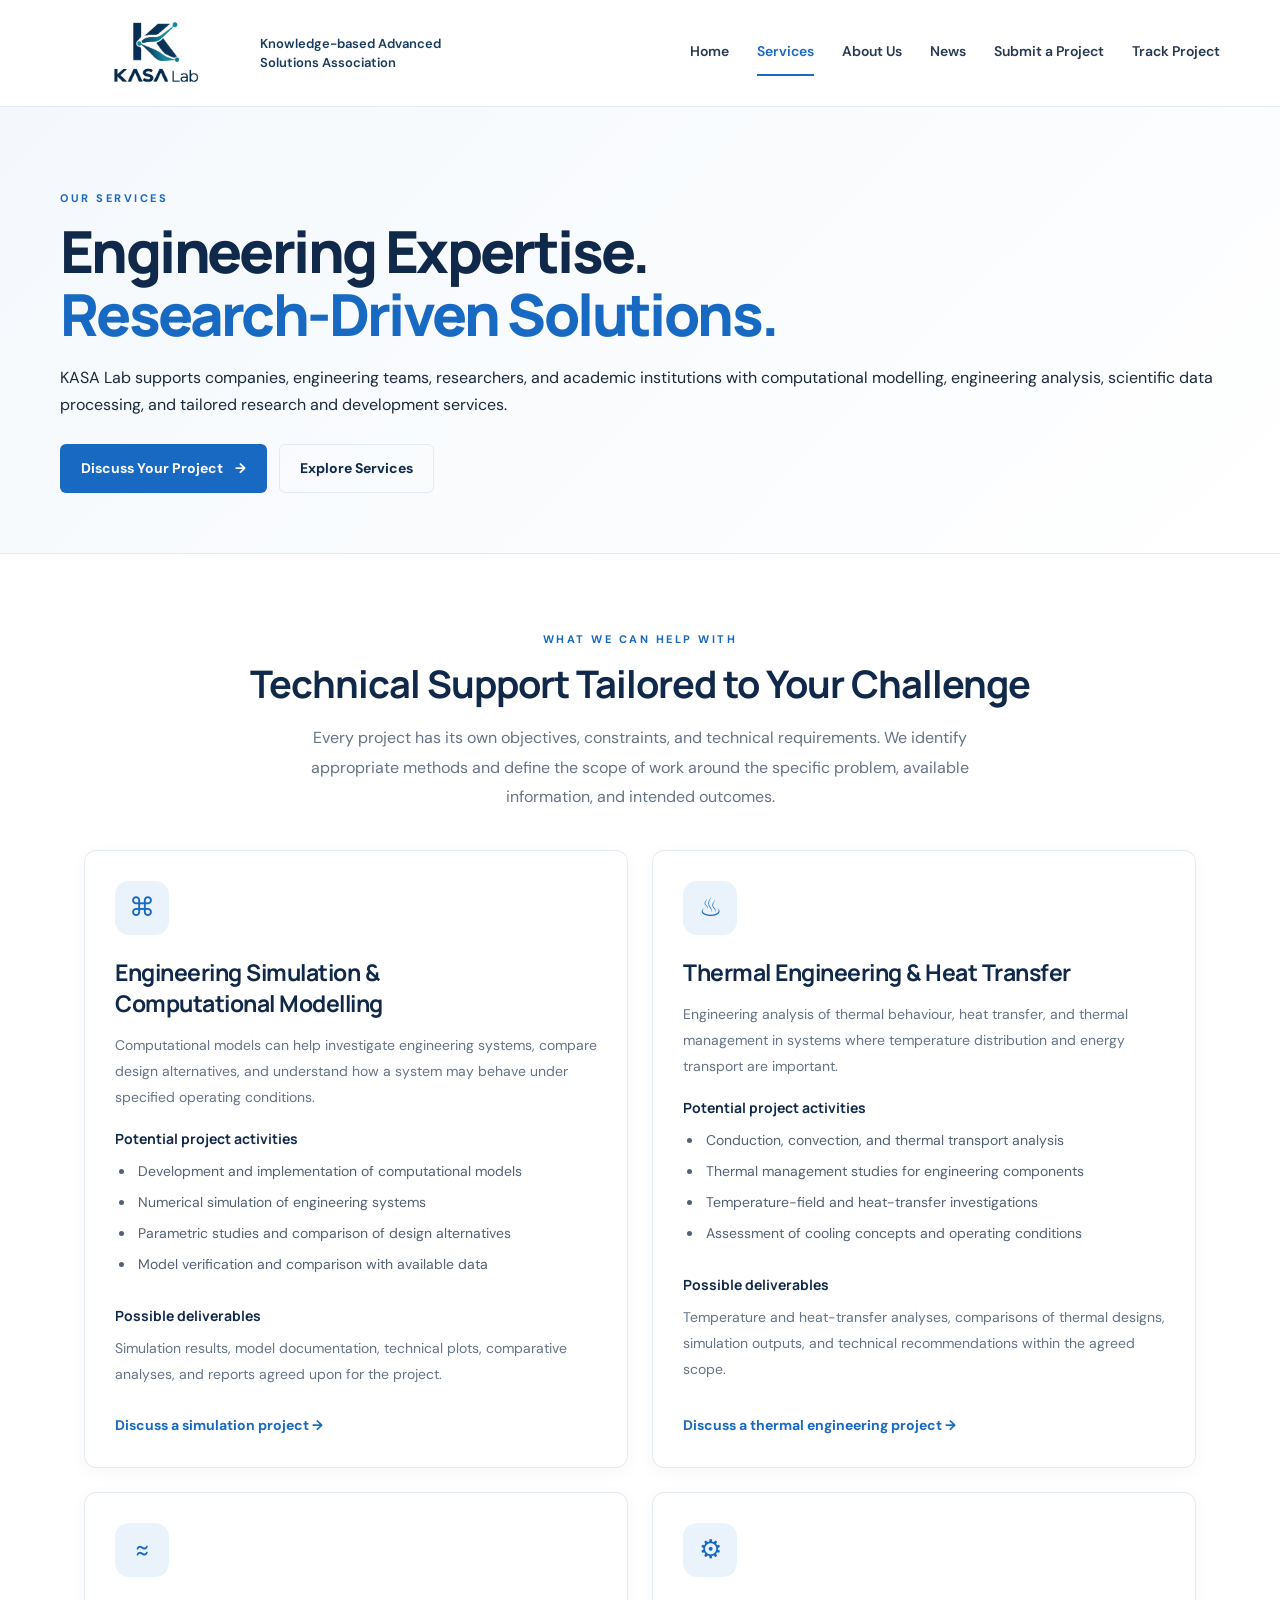
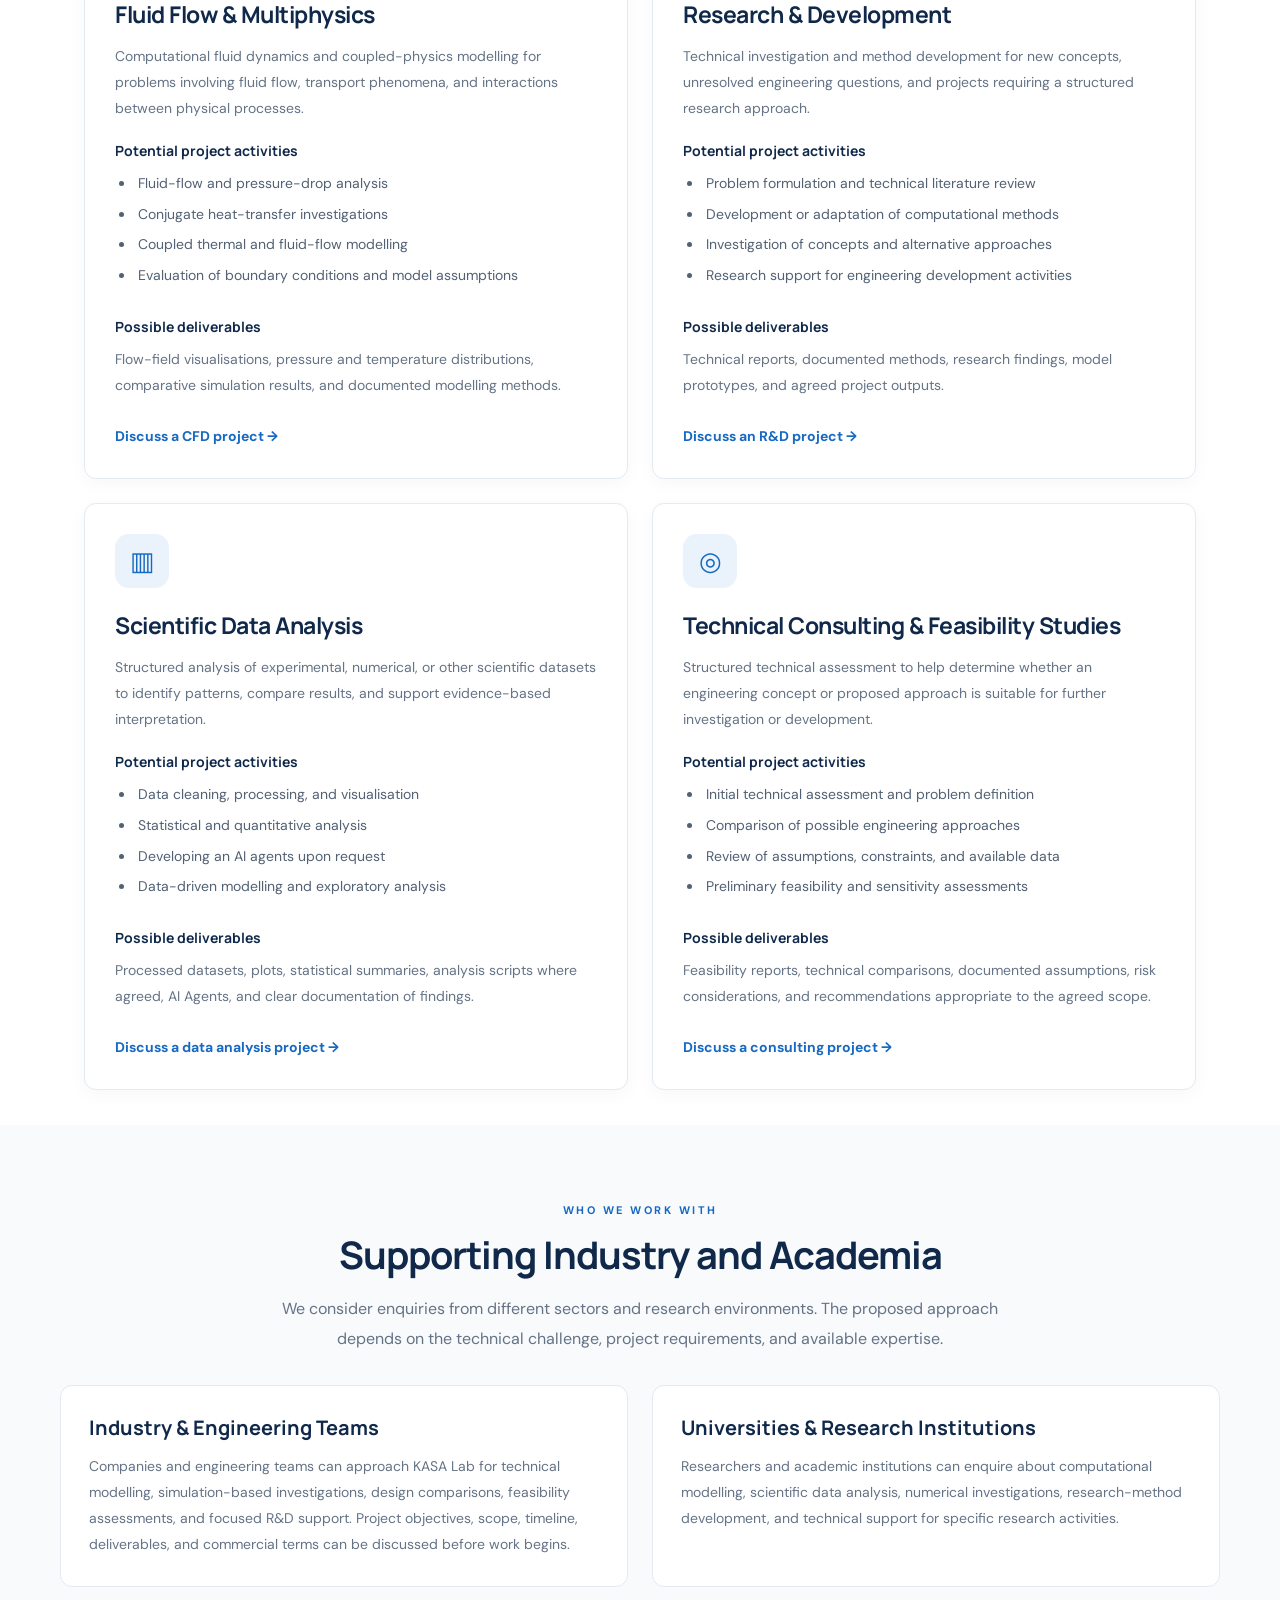
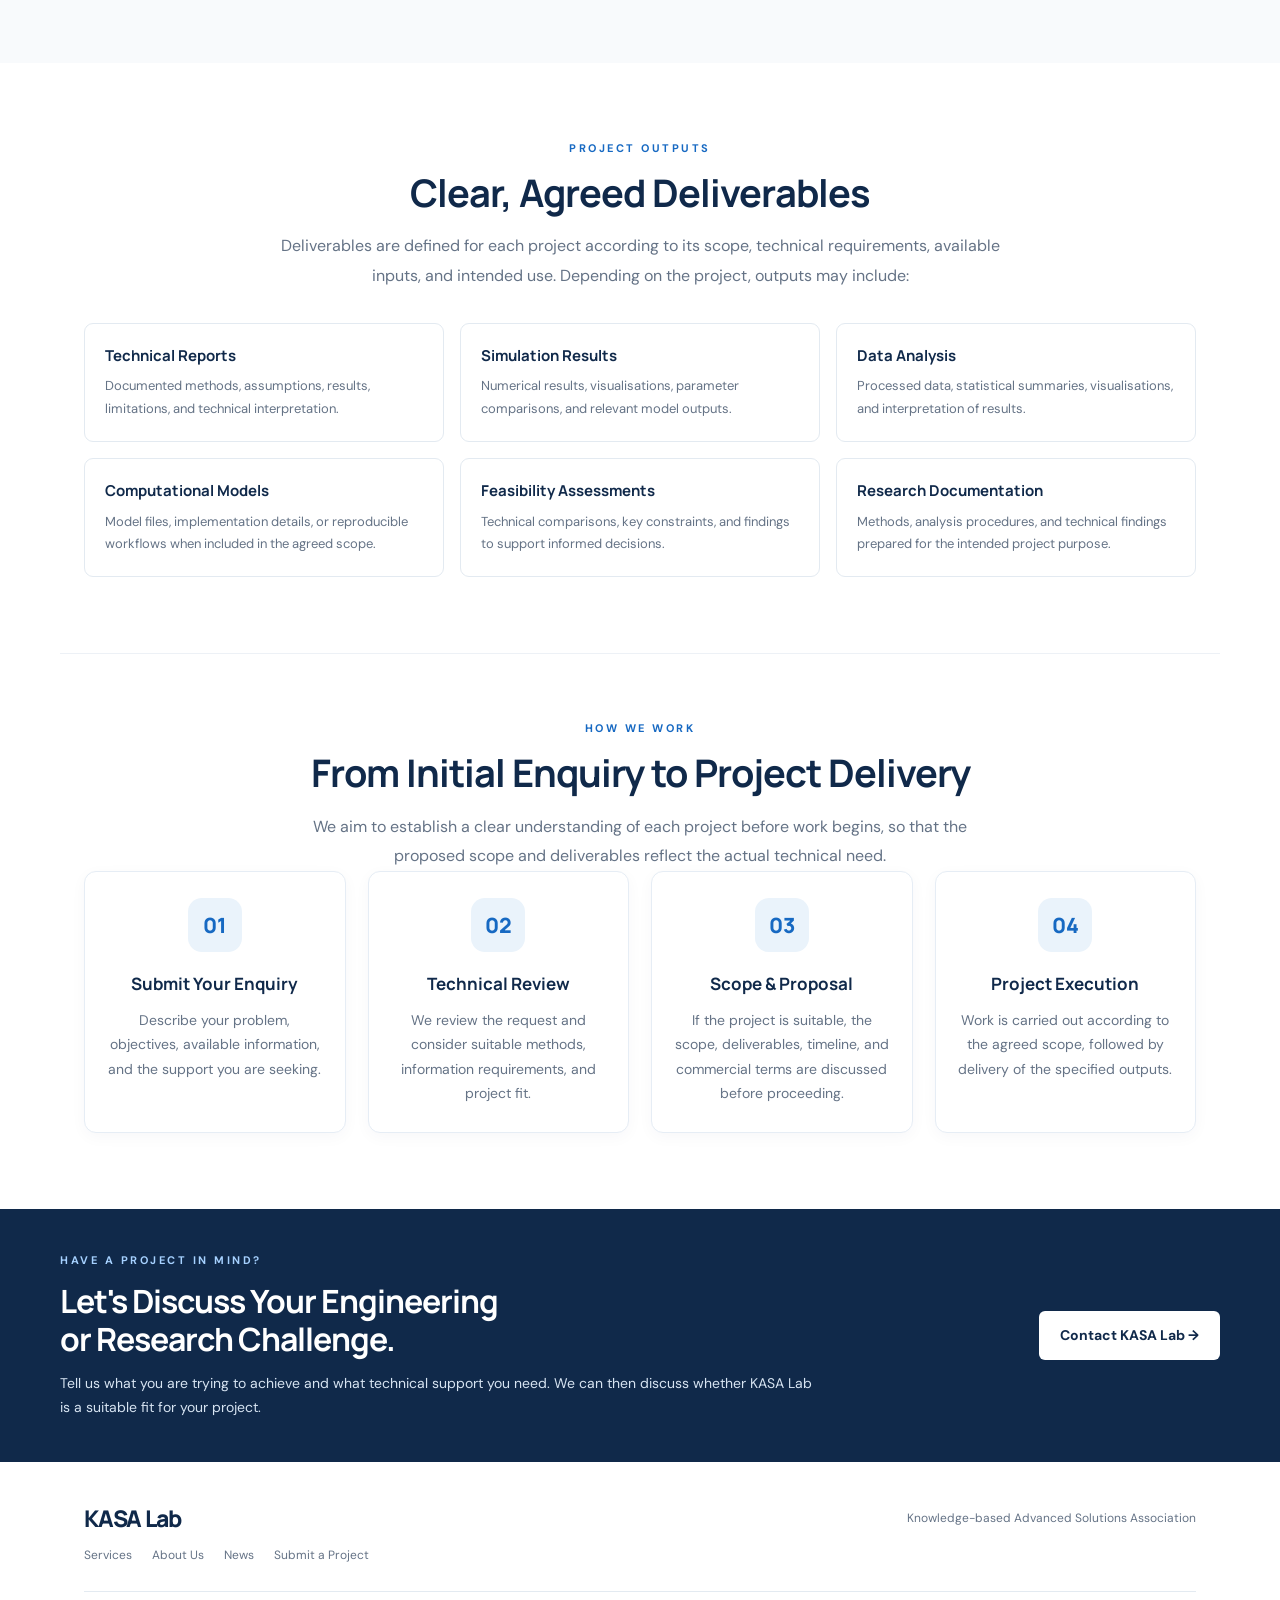
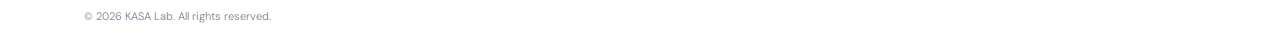
<file: services.html>
<!doctype html>
<html lang="en">
<head>
  <meta charset="utf-8">
  <meta name="viewport" content="width=device-width, initial-scale=1">

  <meta
    name="description"
    content="Explore KASA Lab's engineering simulation, thermal engineering, CFD, multiphysics, research and development, scientific data analysis, and technical consulting services."
  >

  <meta name="theme-color" content="#ffffff">
  <title>Our Services | KASA Lab</title>

  <link rel="stylesheet" href="styles.css">

  <style>
    /* Services page-specific styles */

    .services-intro {
      max-width: 800px;
      margin: 0 auto;
      text-align: center;
    }

    .services-intro .eyebrow {
      text-align: center;
    }

    .services-intro h2 {
      text-align: center;
      text-wrap: balance;
    }

    .services-intro > p:last-child {
      max-width: 720px;
      margin: 0 auto;
      color: var(--muted);
      line-height: 1.85;
      text-align: center;
    }

    .services-overview {
      padding-bottom: 35px;
    }

    .services-grid {
      display: grid;
      grid-template-columns: repeat(2, minmax(0, 1fr));
      gap: 24px;
      margin-top: 38px;
    }

    .service-detail-card {
      display: flex;
      flex-direction: column;
      align-items: flex-start;
      min-width: 0;
      padding: 30px;
      border: 1px solid var(--line);
      border-radius: 12px;
      background: #fff;
      box-shadow: 0 4px 18px rgba(16, 41, 74, 0.035);
      transition:
        transform 0.22s ease,
        box-shadow 0.22s ease,
        border-color 0.22s ease;
    }

    .service-detail-card:hover {
      transform: translateY(-4px);
      border-color: #c7dcf2;
      box-shadow: 0 14px 32px rgba(16, 41, 74, 0.08);
    }

    .service-detail-icon {
      display: flex;
      align-items: center;
      justify-content: center;
      width: 54px;
      height: 54px;
      margin-bottom: 22px;
      border-radius: 14px;
      background: var(--sky);
      color: var(--blue);
      font-size: 26px;
      flex-shrink: 0;
    }

    .service-detail-card h2 {
      width: 100%;
      margin: 0 0 14px;
      font-family: Manrope, sans-serif;
      font-size: 23px;
      line-height: 1.35;
      letter-spacing: -0.5px;
      color: var(--navy);
      text-align: left;
      text-wrap: balance;
    }

    .service-detail-card > p {
      margin: 0 0 18px;
      color: var(--muted);
      font-size: 14px;
      line-height: 1.85;
      text-align: left;
    }

    .service-detail-card h3 {
      margin: 0 0 10px;
      color: var(--navy);
      font-family: Manrope, sans-serif;
      font-size: 14px;
      line-height: 1.5;
    }

    .service-detail-card ul {
      width: 100%;
      margin: 0 0 22px;
      padding-left: 20px;
      color: #526174;
      font-size: 14px;
      line-height: 1.85;
    }

    .service-detail-card li {
      padding-left: 3px;
      margin-bottom: 5px;
    }

    .service-detail-card .text-link {
      margin-top: auto;
      padding-top: 8px;
    }

    .service-audience {
      background: #f8fafc;
      max-width: none;
      padding-left: max(24px, calc((100% - var(--max)) / 2));
      padding-right: max(24px, calc((100% - var(--max)) / 2));
    }

    .service-audience-inner {
      max-width: var(--max);
      margin: 0 auto;
    }

    .service-audience-grid {
      display: grid;
      grid-template-columns: repeat(2, minmax(0, 1fr));
      gap: 24px;
      margin-top: 32px;
    }

    .audience-card {
      padding: 28px;
      border: 1px solid var(--line);
      border-radius: 12px;
      background: #fff;
    }

    .audience-card h3 {
      margin: 0 0 12px;
      color: var(--navy);
      font-family: Manrope, sans-serif;
      font-size: 20px;
      line-height: 1.4;
    }

    .audience-card p {
      margin: 0;
      color: var(--muted);
      font-size: 14px;
      line-height: 1.85;
    }

    .deliverables-section {
      border-bottom: 1px solid #edf1f6;
    }

    .deliverables-grid {
      display: grid;
      grid-template-columns: repeat(3, minmax(0, 1fr));
      gap: 16px;
      margin-top: 32px;
    }

    .deliverable-item {
      padding: 20px;
      border: 1px solid var(--line);
      border-radius: 9px;
      background: #fff;
    }

    .deliverable-item strong {
      display: block;
      margin-bottom: 7px;
      color: var(--navy);
      font-family: Manrope, sans-serif;
      font-size: 15px;
    }

    .deliverable-item p {
      margin: 0;
      color: var(--muted);
      font-size: 13px;
      line-height: 1.75;
    }

    .services-process {
      padding-top: 65px;
    }

    .services-process .focus-grid {
      grid-template-columns: repeat(4, minmax(0, 1fr));
    }

    .services-process .focus-card {
      padding: 26px 20px;
    }

    .services-process .focus-icon {
      font-family: Manrope, sans-serif;
      font-weight: 800;
      font-size: 21px;
    }

    .services-final-cta {
      margin-top: 0;
    }

    @media (max-width: 900px) {
      .services-process .focus-grid {
        grid-template-columns: repeat(2, minmax(0, 1fr));
      }

      .deliverables-grid {
        grid-template-columns: repeat(2, minmax(0, 1fr));
      }
    }

    @media (max-width: 600px) {
      .services-grid,
      .service-audience-grid,
      .deliverables-grid,
      .services-process .focus-grid {
        grid-template-columns: 1fr;
      }

      .service-detail-card {
        padding: 25px 22px;
      }

      .service-detail-card h2 {
        font-size: 21px;
      }

      .service-audience {
        padding-left: 20px;
        padding-right: 20px;
      }

      .audience-card {
        padding: 24px 22px;
      }

      .services-intro {
        text-align: center;
      }
    }

    @media (prefers-reduced-motion: reduce) {
      .service-detail-card {
        transition: none;
      }

      .service-detail-card:hover {
        transform: none;
      }
    }
  </style>
  <link rel="icon" href="/favicon.ico" sizes="any">
  <link rel="icon" type="image/svg+xml" href="/favicon.svg">
  <link rel="icon" type="image/png" sizes="32x32" href="/favicon-32.png">
  <link rel="icon" type="image/png" sizes="16x16" href="/favicon-16.png">
  <link rel="apple-touch-icon" href="/apple-touch-icon.png">
</head>

<body>

<header class="site-header">
  <a class="brand" href="index.html" aria-label="KASA Lab Home">
    <img
      src="kasa-logo.png"
      alt="KASA Lab logo"
      class="brand-logo"
    >
    <span class="brand-tagline">
      Knowledge-based Advanced Solutions Association
    </span>
  </a>

  <button
    class="menu-toggle"
    aria-label="Toggle navigation"
    aria-expanded="false"
    aria-controls="main-navigation"
    type="button"
  >
    ☰
  </button>

  <nav class="nav" id="main-navigation">
    <a href="index.html">Home</a>
    <a class="active" href="services.html" aria-current="page">Services</a>
    <a href="about.html">About Us</a>
    <a href="news.html">News</a>
    <a href="submit-project.html">Submit a Project</a>
    <a href="track-project.html">Track Project</a>
  </nav>
</header>


<main>

  <!-- Page introduction -->
  <section class="page-hero">
    <p class="eyebrow blue">OUR SERVICES</p>

    <h1>
      Engineering Expertise.<br>
      <span>Research-Driven Solutions.</span>
    </h1>

    <p>
      KASA Lab supports companies, engineering teams, researchers, and
      academic institutions with computational modelling, engineering
      analysis, scientific data processing, and tailored research and
      development services.
    </p>

    <div class="hero-actions" style="margin-top: 26px;">
      <a class="button button-primary" href="submit-project.html">
        Discuss Your Project <span>→</span>
      </a>

      <a class="button" href="#service-list"
         style="border-color: var(--line); color: var(--navy);">
        Explore Services
      </a>
    </div>
  </section>


  <!-- Services overview -->
  <section class="section services-overview" id="service-list">

    <div class="services-intro">
      <p class="eyebrow blue">WHAT WE CAN HELP WITH</p>

      <h2>Technical Support Tailored to Your Challenge</h2>

      <p>
        Every project has its own objectives, constraints, and technical
        requirements. We identify appropriate methods and define the scope
        of work around the specific problem, available information, and
        intended outcomes.
      </p>
    </div>


    <div class="services-grid">

      <!-- Service 1 -->
      <article class="service-detail-card">
        <span class="service-detail-icon" aria-hidden="true">⌘</span>

        <h2>Engineering Simulation & Computational Modelling</h2>

        <p>
          Computational models can help investigate engineering systems,
          compare design alternatives, and understand how a system may
          behave under specified operating conditions.
        </p>

        <h3>Potential project activities</h3>

        <ul>
          <li>Development and implementation of computational models</li>
          <li>Numerical simulation of engineering systems</li>
          <li>Parametric studies and comparison of design alternatives</li>
          <li>Model verification and comparison with available data</li>
        </ul>

        <h3>Possible deliverables</h3>

        <p>
          Simulation results, model documentation, technical plots,
          comparative analyses, and reports agreed upon for the project.
        </p>

        <a class="text-link" href="submit-project.html">
          Discuss a simulation project →
        </a>
      </article>


      <!-- Service 2 -->
      <article class="service-detail-card">
        <span class="service-detail-icon" aria-hidden="true">♨</span>

        <h2>Thermal Engineering & Heat Transfer</h2>

        <p>
          Engineering analysis of thermal behaviour, heat transfer, and
          thermal management in systems where temperature distribution
          and energy transport are important.
        </p>

        <h3>Potential project activities</h3>

        <ul>
          <li>Conduction, convection, and thermal transport analysis</li>
          <li>Thermal management studies for engineering components</li>
          <li>Temperature-field and heat-transfer investigations</li>
          <li>Assessment of cooling concepts and operating conditions</li>
        </ul>

        <h3>Possible deliverables</h3>

        <p>
          Temperature and heat-transfer analyses, comparisons of thermal
          designs, simulation outputs, and technical recommendations
          within the agreed scope.
        </p>

        <a class="text-link" href="submit-project.html">
          Discuss a thermal engineering project →
        </a>
      </article>


      <!-- Service 3 -->
      <article class="service-detail-card">
        <span class="service-detail-icon" aria-hidden="true">≈</span>

        <h2>Fluid Flow & Multiphysics</h2>

        <p>
          Computational fluid dynamics and coupled-physics modelling
          for problems involving fluid flow, transport phenomena,
          and interactions between physical processes.
        </p>

        <h3>Potential project activities</h3>

        <ul>
          <li>Fluid-flow and pressure-drop analysis</li>
          <li>Conjugate heat-transfer investigations</li>
          <li>Coupled thermal and fluid-flow modelling</li>
          <li>Evaluation of boundary conditions and model assumptions</li>
        </ul>

        <h3>Possible deliverables</h3>

        <p>
          Flow-field visualisations, pressure and temperature distributions,
          comparative simulation results, and documented modelling methods.
        </p>

        <a class="text-link" href="submit-project.html">
          Discuss a CFD project →
        </a>
      </article>


      <!-- Service 4 -->
      <article class="service-detail-card">
        <span class="service-detail-icon" aria-hidden="true">⚙</span>

        <h2>Research & Development</h2>

        <p>
          Technical investigation and method development for new concepts,
          unresolved engineering questions, and projects requiring a
          structured research approach.
        </p>

        <h3>Potential project activities</h3>

        <ul>
          <li>Problem formulation and technical literature review</li>
          <li>Development or adaptation of computational methods</li>
          <li>Investigation of concepts and alternative approaches</li>
          <li>Research support for engineering development activities</li>
        </ul>

        <h3>Possible deliverables</h3>

        <p>
          Technical reports, documented methods, research findings,
          model prototypes, and agreed project outputs.
        </p>

        <a class="text-link" href="submit-project.html">
          Discuss an R&amp;D project →
        </a>
      </article>


      <!-- Service 5 -->
      <article class="service-detail-card">
        <span class="service-detail-icon" aria-hidden="true">▥</span>

        <h2>Scientific Data Analysis</h2>

        <p>
          Structured analysis of experimental, numerical, or other
          scientific datasets to identify patterns, compare results,
          and support evidence-based interpretation.
        </p>

        <h3>Potential project activities</h3>

        <ul>
          <li>Data cleaning, processing, and visualisation</li>
          <li>Statistical and quantitative analysis</li>
          <li>Developing an AI agents upon request</li>
          <li>Data-driven modelling and exploratory analysis</li>
        </ul>

        <h3>Possible deliverables</h3>

        <p>
          Processed datasets, plots, statistical summaries, analysis
          scripts where agreed, AI Agents, and clear documentation of findings.
        </p>

        <a class="text-link" href="submit-project.html">
          Discuss a data analysis project →
        </a>
      </article>


      <!-- Service 6 -->
      <article class="service-detail-card">
        <span class="service-detail-icon" aria-hidden="true">◎</span>

        <h2>Technical Consulting & Feasibility Studies</h2>

        <p>
          Structured technical assessment to help determine whether
          an engineering concept or proposed approach is suitable for
          further investigation or development.
        </p>

        <h3>Potential project activities</h3>

        <ul>
          <li>Initial technical assessment and problem definition</li>
          <li>Comparison of possible engineering approaches</li>
          <li>Review of assumptions, constraints, and available data</li>
          <li>Preliminary feasibility and sensitivity assessments</li>
        </ul>

        <h3>Possible deliverables</h3>

        <p>
          Feasibility reports, technical comparisons, documented
          assumptions, risk considerations, and recommendations
          appropriate to the agreed scope.
        </p>

        <a class="text-link" href="submit-project.html">
          Discuss a consulting project →
        </a>
      </article>

    </div>
  </section>


  <!-- Intended audiences -->
  <section class="section service-audience">
    <div class="service-audience-inner">

      <div class="services-intro">
        <p class="eyebrow blue">WHO WE WORK WITH</p>

        <h2>Supporting Industry and Academia</h2>

        <p>
          We consider enquiries from different sectors and research
          environments. The proposed approach depends on the technical
          challenge, project requirements, and available expertise.
        </p>
      </div>

      <div class="service-audience-grid">

        <article class="audience-card">
          <h3>Industry & Engineering Teams</h3>

          <p>
            Companies and engineering teams can approach KASA Lab for
            technical modelling, simulation-based investigations, design
            comparisons, feasibility assessments, and focused R&amp;D support.
            Project objectives, scope, timeline, deliverables, and commercial
            terms can be discussed before work begins.
          </p>
        </article>

        <article class="audience-card">
          <h3>Universities & Research Institutions</h3>

          <p>
            Researchers and academic institutions can enquire about
            computational modelling, scientific data analysis, numerical
            investigations, research-method development, and technical
            support for specific research activities.
          </p>
        </article>

      </div>
    </div>
  </section>


  <!-- Possible deliverables -->
  <section class="section deliverables-section">

    <div class="services-intro">
      <p class="eyebrow blue">PROJECT OUTPUTS</p>

      <h2>Clear, Agreed Deliverables</h2>

      <p>
        Deliverables are defined for each project according to its scope,
        technical requirements, available inputs, and intended use.
        Depending on the project, outputs may include:
      </p>
    </div>

    <div class="deliverables-grid">

      <article class="deliverable-item">
        <strong>Technical Reports</strong>
        <p>
          Documented methods, assumptions, results, limitations,
          and technical interpretation.
        </p>
      </article>

      <article class="deliverable-item">
        <strong>Simulation Results</strong>
        <p>
          Numerical results, visualisations, parameter comparisons,
          and relevant model outputs.
        </p>
      </article>

      <article class="deliverable-item">
        <strong>Data Analysis</strong>
        <p>
          Processed data, statistical summaries, visualisations,
          and interpretation of results.
        </p>
      </article>

      <article class="deliverable-item">
        <strong>Computational Models</strong>
        <p>
          Model files, implementation details, or reproducible workflows
          when included in the agreed scope.
        </p>
      </article>

      <article class="deliverable-item">
        <strong>Feasibility Assessments</strong>
        <p>
          Technical comparisons, key constraints, and findings to support
          informed decisions.
        </p>
      </article>

      <article class="deliverable-item">
        <strong>Research Documentation</strong>
        <p>
          Methods, analysis procedures, and technical findings prepared
          for the intended project purpose.
        </p>
      </article>

    </div>
  </section>


  <!-- How we work -->
  <section class="section services-process">

    <div class="services-intro">
      <p class="eyebrow blue">HOW WE WORK</p>

      <h2>From Initial Enquiry to Project Delivery</h2>

      <p>
        We aim to establish a clear understanding of each project before
        work begins, so that the proposed scope and deliverables reflect
        the actual technical need.
      </p>
    </div>

    <div class="focus-grid">

      <article class="focus-card">
        <span class="focus-icon" aria-hidden="true">01</span>

        <h3>Submit Your Enquiry</h3>

        <p>
          Describe your problem, objectives, available information,
          and the support you are seeking.
        </p>
      </article>

      <article class="focus-card">
        <span class="focus-icon" aria-hidden="true">02</span>

        <h3>Technical Review</h3>

        <p>
          We review the request and consider suitable methods,
          information requirements, and project fit.
        </p>
      </article>

      <article class="focus-card">
        <span class="focus-icon" aria-hidden="true">03</span>

        <h3>Scope & Proposal</h3>

        <p>
          If the project is suitable, the scope, deliverables, timeline,
          and commercial terms are discussed before proceeding.
        </p>
      </article>

      <article class="focus-card">
        <span class="focus-icon" aria-hidden="true">04</span>

        <h3>Project Execution</h3>

        <p>
          Work is carried out according to the agreed scope, followed
          by delivery of the specified outputs.
        </p>
      </article>

    </div>
  </section>


  <!-- Final call to action -->
  <section class="cta-band services-final-cta">
    <div>
      <p class="eyebrow">HAVE A PROJECT IN MIND?</p>

      <h2>Let's Discuss Your Engineering or Research Challenge.</h2>

      <p>
        Tell us what you are trying to achieve and what technical
        support you need. We can then discuss whether KASA Lab is
        a suitable fit for your project.
      </p>
    </div>

    <a class="button button-light" href="submit-project.html">
      Contact KASA Lab →
    </a>
  </section>

</main>


<footer class="site-footer">
  <a class="footer-brand" href="index.html">KASA Lab</a>

  <p>Knowledge-based Advanced Solutions Association</p>

  <div class="footer-links">
    <a href="services.html">Services</a>
    <a href="about.html">About Us</a>
    <a href="news.html">News</a>
    <a href="submit-project.html">Submit a Project</a>
  </div>

  <small>
    © <span id="year"></span> KASA Lab. All rights reserved.
  </small>
</footer>


<script src="script.js"></script>

</body>
</html>
</file>
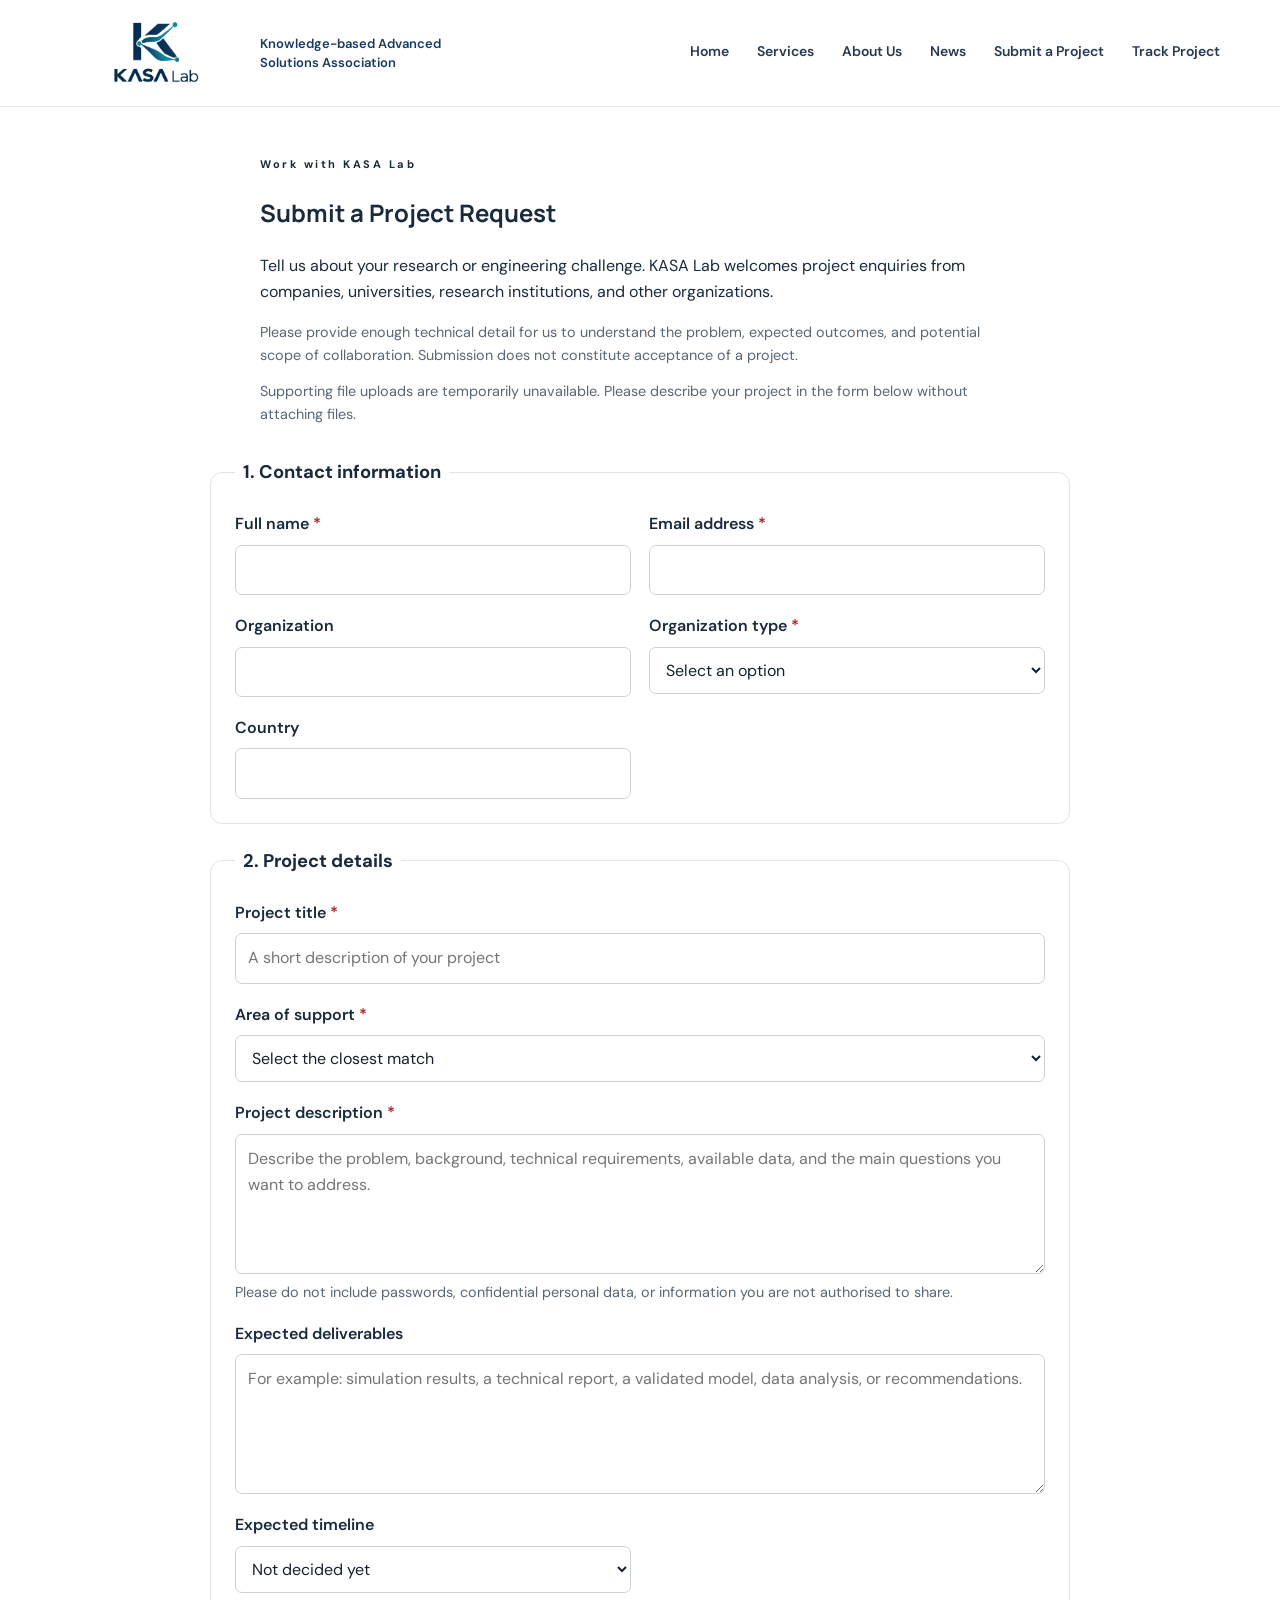
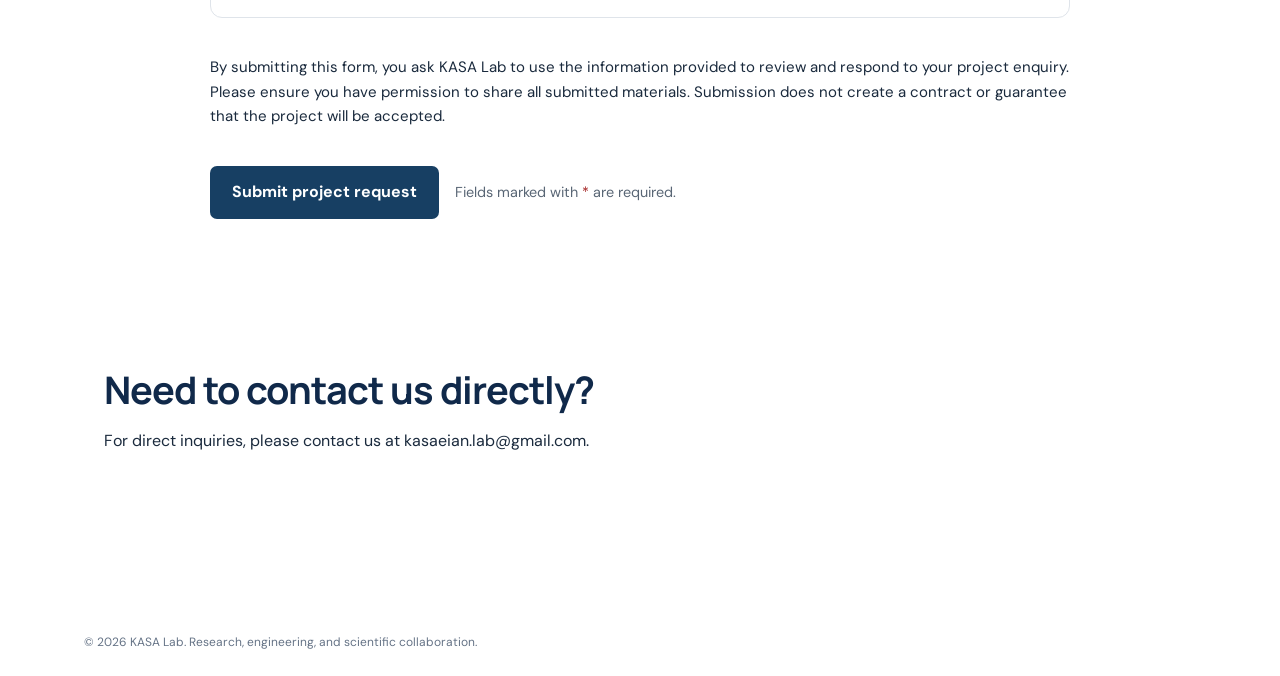
<file: submit-project.html>
<!DOCTYPE html>
<html lang="en">
<head>
  <meta charset="utf-8">
  <meta name="viewport" content="width=device-width, initial-scale=1">
  <meta
    name="description"
    content="Submit a research, engineering, simulation, or thermal management project request to KASA Lab."
  >
  <meta name="theme-color" content="#ffffff">
  <title>Submit a Project | KASA Lab</title>
  <link rel="stylesheet" href="styles.css">

  <style>
    .project-form-section {
      max-width: 900px;
      margin: 0 auto;
      padding: 48px 20px 72px;
    }

    .project-form-intro {
      max-width: 760px;
      margin: 0 auto 32px;
    }

    .project-form {
      display: grid;
      gap: 22px;
    }

    .form-section {
      border: 1px solid #dfe4ea;
      border-radius: 12px;
      padding: 24px;
      margin: 0;
      min-width: 0;
    }

    .form-section legend {
      font-size: 1.15rem;
      font-weight: 700;
      padding: 0 8px;
    }

    .form-grid {
      display: grid;
      grid-template-columns: repeat(2, minmax(0, 1fr));
      gap: 18px;
    }

    .form-field {
      display: flex;
      flex-direction: column;
      gap: 7px;
      min-width: 0;
    }

    .form-field.full-width {
      grid-column: 1 / -1;
    }

    .form-field label {
      font-weight: 600;
    }

    .form-field input,
    .form-field select,
    .form-field textarea {
      width: 100%;
      box-sizing: border-box;
      padding: 11px 12px;
      border: 1px solid #cbd2da;
      border-radius: 7px;
      background: #fff;
      color: #17212b;
      font: inherit;
    }

    .form-field textarea {
      min-height: 140px;
      resize: vertical;
    }

    .form-field input:focus,
    .form-field select:focus,
    .form-field textarea:focus {
      outline: 2px solid #376fa3;
      outline-offset: 2px;
    }

    .form-help {
      font-size: 0.9rem;
      color: #596675;
      line-height: 1.55;
    }

    .required-mark {
      color: #a32121;
    }

    .form-consent {
      line-height: 1.65;
      font-size: 0.94rem;
    }

    .form-actions {
      display: flex;
      flex-wrap: wrap;
      align-items: center;
      gap: 16px;
    }

    .form-submit-button {
      border: 0;
      border-radius: 7px;
      padding: 13px 22px;
      font: inherit;
      font-weight: 700;
      cursor: pointer;
      background: #173f63;
      color: #fff;
    }

    .form-submit-button:disabled {
      opacity: 0.65;
      cursor: wait;
    }

    .form-status {
      max-width: 860px;
      margin: 0 auto 24px;
      padding: 16px;
      border-radius: 8px;
      line-height: 1.65;
      overflow-wrap: anywhere;
    }

    .form-status[hidden] {
      display: none;
    }

    .form-status.success {
      border: 1px solid #8ab99a;
      background: #f0f8f2;
      color: #184c2a;
    }

    .form-status.error {
      border: 1px solid #d8a0a0;
      background: #fff4f4;
      color: #842020;
    }

    .form-status code {
      overflow-wrap: anywhere;
      user-select: all;
    }

    .honeypot-field {
      position: absolute !important;
      left: -10000px !important;
      width: 1px !important;
      height: 1px !important;
      overflow: hidden !important;
    }

    @media (max-width: 640px) {
      .project-form-section {
        padding: 32px 16px 48px;
      }

      .form-section {
        padding: 18px;
      }

      .form-grid {
        grid-template-columns: minmax(0, 1fr);
      }
    }
  </style>
  <link rel="icon" href="/favicon.ico" sizes="any">
  <link rel="icon" type="image/svg+xml" href="/favicon.svg">
  <link rel="icon" type="image/png" sizes="32x32" href="/favicon-32.png">
  <link rel="icon" type="image/png" sizes="16x16" href="/favicon-16.png">
  <link rel="apple-touch-icon" href="/apple-touch-icon.png">
</head>

<body>
  <header class="site-header">
    <a class="brand" href="index.html" aria-label="KASA Lab Home">
      <img
        src="kasa-logo.png"
        alt="KASA Lab logo"
        class="brand-logo"
      >
      <span class="brand-tagline">
        Knowledge-based Advanced Solutions Association
      </span>
    </a>

    <button
      class="menu-toggle"
      aria-label="Toggle navigation"
      aria-expanded="false"
      aria-controls="main-navigation"
      type="button"
    >
      ☰
    </button>

    <nav class="nav" id="main-navigation">
      <a href="index.html">Home</a>
      <a href="services.html">Services</a>
      <a href="about.html">About Us</a>
      <a href="news.html">News</a>
      <a href="submit-project.html">Submit a Project</a>
      <a href="track-project.html">Track Project</a>
  </nav>
  </header>

  <main>
    <section class="project-form-section">
      <div class="project-form-intro">
        <p class="eyebrow">Work with KASA Lab</p>
        <h1>Submit a Project Request</h1>

        <p>
          Tell us about your research or engineering challenge. KASA Lab
          welcomes project enquiries from companies, universities, research
          institutions, and other organizations.
        </p>

        <p class="form-help">
          Please provide enough technical detail for us to understand the
          problem, expected outcomes, and potential scope of collaboration.
          Submission does not constitute acceptance of a project.
        </p>

        <p class="form-help">
          Supporting file uploads are temporarily unavailable. Please describe
          your project in the form below without attaching files.
        </p>
      </div>

      <div
        id="form-status"
        class="form-status"
        role="status"
        aria-live="polite"
        hidden
      ></div>

      <form
        id="project-form"
        class="project-form"
        action="/api/projects"
        method="post"
        enctype="multipart/form-data"
      >
        <div class="honeypot-field" aria-hidden="true">
          <label for="website">Leave this field empty</label>
          <input
            id="website"
            name="website"
            type="text"
            tabindex="-1"
            autocomplete="off"
          >
        </div>

        <fieldset class="form-section">
          <legend>1. Contact information</legend>

          <div class="form-grid">
            <div class="form-field">
              <label for="name">
                Full name <span class="required-mark">*</span>
              </label>
              <input
                id="name"
                name="name"
                type="text"
                maxlength="150"
                autocomplete="name"
                required
              >
            </div>

            <div class="form-field">
              <label for="email">
                Email address <span class="required-mark">*</span>
              </label>
              <input
                id="email"
                name="email"
                type="email"
                maxlength="254"
                autocomplete="email"
                required
              >
            </div>

            <div class="form-field">
              <label for="organization">Organization</label>
              <input
                id="organization"
                name="organization"
                type="text"
                maxlength="200"
                autocomplete="organization"
              >
            </div>

            <div class="form-field">
              <label for="organization_type">
                Organization type <span class="required-mark">*</span>
              </label>
              <select
                id="organization_type"
                name="organization_type"
                required
              >
                <option value="">Select an option</option>
                <option value="company">Company / Industry</option>
                <option value="university">University</option>
                <option value="research-institution">Research institution</option>
                <option value="individual">Individual</option>
                <option value="other">Other</option>
              </select>
            </div>

            <div class="form-field">
              <label for="country">Country</label>
              <input
                id="country"
                name="country"
                type="text"
                maxlength="100"
                autocomplete="country-name"
              >
            </div>
          </div>
        </fieldset>

        <fieldset class="form-section">
          <legend>2. Project details</legend>

          <div class="form-grid">
            <div class="form-field full-width">
              <label for="project_title">
                Project title <span class="required-mark">*</span>
              </label>
              <input
                id="project_title"
                name="project_title"
                type="text"
                maxlength="200"
                required
                placeholder="A short description of your project"
              >
            </div>

            <div class="form-field full-width">
              <label for="service_type">
                Area of support <span class="required-mark">*</span>
              </label>

              <select id="service_type" name="service_type" required>
                <option value="">Select the closest match</option>
                <option value="engineering-simulation">
                  Engineering simulation and computational modelling
                </option>
                <option value="thermal-engineering">
                  Thermal engineering and heat transfer
                </option>
                <option value="cfd-multiphysics">
                  CFD and multiphysics modelling
                </option>
                <option value="research-development">
                  Research and development
                </option>
                <option value="scientific-data-analysis">
                  Scientific data analysis
                </option>
                <option value="technical-consulting">
                  Technical consulting and feasibility studies
                </option>
                <option value="other">Other</option>
              </select>
            </div>

            <div class="form-field full-width">
              <label for="description">
                Project description <span class="required-mark">*</span>
              </label>

              <textarea
                id="description"
                name="description"
                maxlength="10000"
                required
                placeholder="Describe the problem, background, technical requirements, available data, and the main questions you want to address."
              ></textarea>

              <span class="form-help">
                Please do not include passwords, confidential personal data,
                or information you are not authorised to share.
              </span>
            </div>

            <div class="form-field full-width">
              <label for="expected_deliverables">
                Expected deliverables
              </label>

              <textarea
                id="expected_deliverables"
                name="expected_deliverables"
                maxlength="4000"
                placeholder="For example: simulation results, a technical report, a validated model, data analysis, or recommendations."
              ></textarea>
            </div>

            <div class="form-field">
              <label for="timeline">Expected timeline</label>

              <select id="timeline" name="timeline">
                <option value="">Not decided yet</option>
                <option value="Within 2 weeks">Within 2 weeks</option>
                <option value="2–6 weeks">2–6 weeks</option>
                <option value="1–3 months">1–3 months</option>
                <option value="3–6 months">3–6 months</option>
                <option value="More than 6 months">More than 6 months</option>
                <option value="Flexible">Flexible</option>
              </select>
            </div>
          </div>
        </fieldset>

        <p class="form-consent">
          By submitting this form, you ask KASA Lab to use the information
          provided to review and respond to your project enquiry. Please
          ensure you have permission to share all submitted materials.
          Submission does not create a contract or guarantee that the
          project will be accepted.
        </p>

        <div class="form-actions">
          <button
            id="submit-button"
            class="form-submit-button"
            type="submit"
          >
            Submit project request
          </button>

          <span class="form-help">
            Fields marked with <span class="required-mark">*</span> are required.
          </span>
        </div>
      </form>
    </section>
    <section class="section" aria-labelledby="direct-contact-heading">
      <div class="container" style="text-align:center;padding:0 20px 48px">
        <h2 id="direct-contact-heading">Need to contact us directly?</h2>
        <p>For direct inquiries, please contact us at
          <a href="mailto:kasaeian.lab@gmail.com">kasaeian.lab@gmail.com</a>.
        </p>
      </div>
    </section>
  </main>

  <footer class="site-footer">
    <div class="container">
      <p>
        © <span id="current-year"></span> KASA Lab.
        Research, engineering, and scientific collaboration.
      </p>
    </div>
  </footer>

  <script>
    (() => {
      const form = document.getElementById("project-form");
      const statusBox = document.getElementById("form-status");
      const submitButton = document.getElementById("submit-button");
      const yearElement = document.getElementById("current-year");

      yearElement.textContent = new Date().getFullYear();

      function showStatus(message, type) {
        statusBox.className = `form-status ${type}`;
        statusBox.replaceChildren();

        const paragraph = document.createElement("p");
        paragraph.textContent = message;
        statusBox.appendChild(paragraph);

        statusBox.hidden = false;
        statusBox.scrollIntoView({
          behavior: "smooth",
          block: "center"
        });
      }

      form.addEventListener("submit", async (event) => {
        event.preventDefault();

        if (!form.reportValidity()) return;

        submitButton.disabled = true;
        submitButton.textContent = "Submitting…";
        statusBox.hidden = true;

        try {
          const response = await fetch("/api/projects", {
            method: "POST",
            body: new FormData(form),
            headers: {
              Accept: "application/json"
            }
          });

          let result;

          try {
            result = await response.json();
          } catch {
            throw new Error(
              "The server returned an unexpected response. Please try again later."
            );
          }

          if (!response.ok || !result.success) {
            throw new Error(
              result.message || "Your request could not be submitted."
            );
          }

          form.reset();

          statusBox.className = "form-status success";
          statusBox.replaceChildren();

          const heading = document.createElement("h2");
          heading.textContent = "Thank you for submitting your project";

          const message = document.createElement("p");
          message.textContent = result.message ||
            "Your project request has been received.";

          const trackingLabel = document.createElement("p");
          trackingLabel.textContent =
            "Save the tracking code below. You may need it for future follow-up.";

          const trackingCode = document.createElement("code");
          trackingCode.textContent = result.trackingCode || "Not returned";

          const copyButton = document.createElement("button");
          copyButton.type = "button";
          copyButton.className = "form-submit-button";
          copyButton.textContent = "Copy tracking code";

          copyButton.addEventListener("click", async () => {
            try {
              await navigator.clipboard.writeText(
                trackingCode.textContent
              );
              copyButton.textContent = "Copied";
            } catch {
              copyButton.textContent = "Select and copy the code above";
            }
          });

          statusBox.append(
            heading,
            message,
            trackingLabel,
            trackingCode,
            document.createElement("br"),
            copyButton
          );

          if (result.applicantConfirmationSent === false) {
            const emailWarning = document.createElement("p");
            emailWarning.textContent =
              "We could not confirm delivery of the confirmation email. Your request is saved; please keep your tracking code and check your spam folder.";
            statusBox.appendChild(emailWarning);
          }

          if (result.emailSent === false) {
            const adminWarning = document.createElement("p");
            adminWarning.textContent =
              "The administrator notification could not be confirmed, but your request has been saved.";
            statusBox.appendChild(adminWarning);
          }

          statusBox.hidden = false;
          statusBox.scrollIntoView({
            behavior: "smooth",
            block: "center"
          });
        } catch (error) {
          showStatus(
            error instanceof Error
              ? error.message
              : "Something went wrong. Please try again later.",
            "error"
          );
        } finally {
          submitButton.disabled = false;
          submitButton.textContent = "Submit project request";
        }
      });
    })();
  </script>

  <script src="script.js" defer></script>
</body>
</html>
</file>
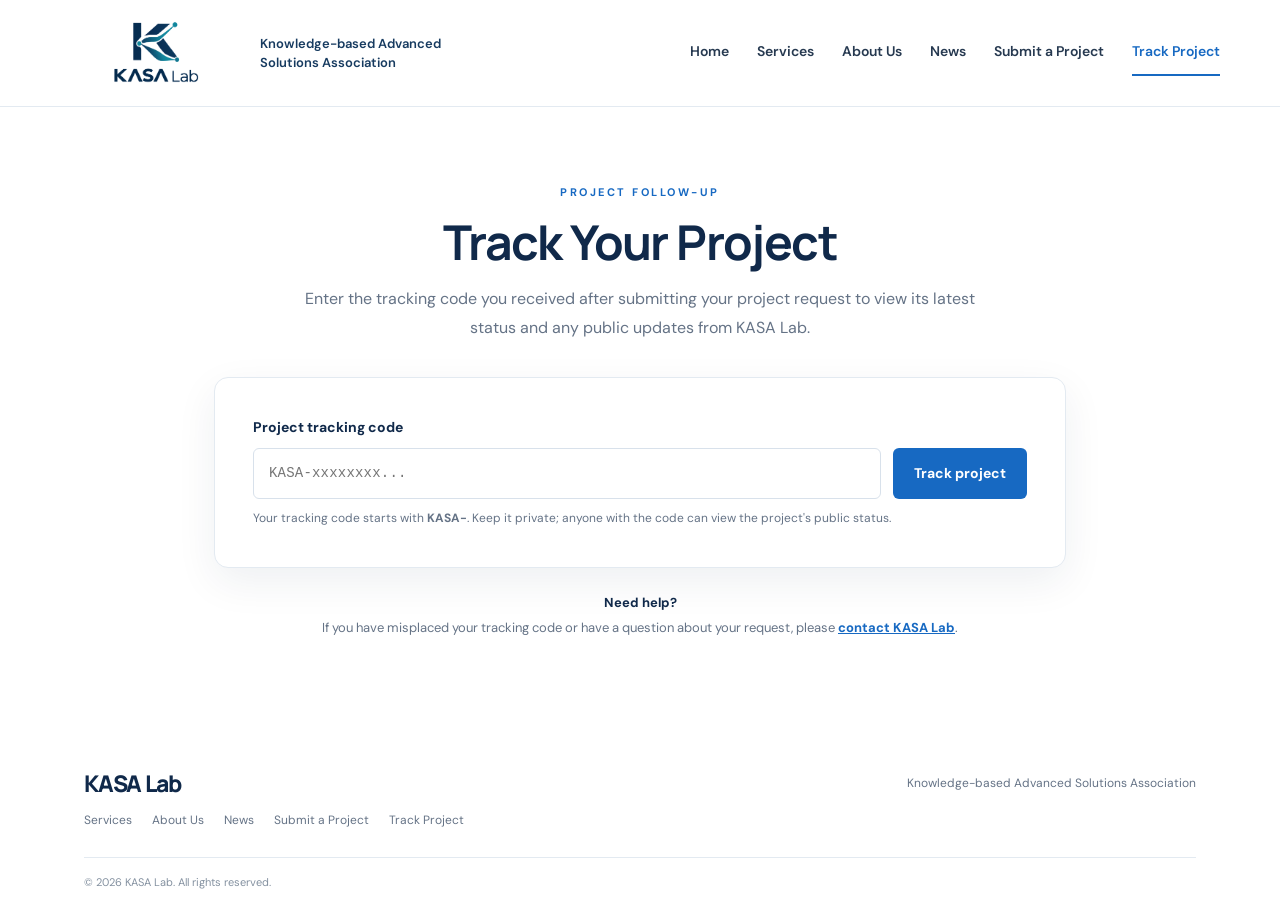
<file: track-project.html>
<!doctype html>
<html lang="en">
<head>
  <meta charset="utf-8">
  <meta name="viewport" content="width=device-width, initial-scale=1">
  <meta name="description" content="Check the latest status and public updates for your KASA Lab project request.">
  <meta name="theme-color" content="#ffffff">
  <title>Track Your Project | KASA Lab</title>
  <link rel="stylesheet" href="styles.css">
  <link rel="icon" href="/favicon.ico" sizes="any">
  <link rel="icon" type="image/svg+xml" href="/favicon.svg">
  <link rel="icon" type="image/png" sizes="32x32" href="/favicon-32.png">
  <link rel="icon" type="image/png" sizes="16x16" href="/favicon-16.png">
  <link rel="apple-touch-icon" href="/apple-touch-icon.png">
</head>
<body>
  <header class="site-header">
    <a class="brand" href="index.html" aria-label="KASA Lab Home">
      <img src="kasa-logo.png" alt="KASA Lab logo" class="brand-logo">
      <span class="brand-tagline">Knowledge-based Advanced Solutions Association</span>
    </a>
    <button class="menu-toggle" aria-label="Toggle navigation" aria-expanded="false"
      aria-controls="main-navigation" type="button">☰</button>
    <nav class="nav" id="main-navigation">
      <a href="index.html">Home</a>
      <a href="services.html">Services</a>
      <a href="about.html">About Us</a>
      <a href="news.html">News</a>
      <a href="submit-project.html">Submit a Project</a>
      <a class="active" href="track-project.html" aria-current="page">Track Project</a>
    </nav>
  </header>

  <main>
    <section class="track-section">
      <div class="track-intro">
        <p class="eyebrow blue">PROJECT FOLLOW-UP</p>
        <h1>Track Your Project</h1>
        <p>Enter the tracking code you received after submitting your project request to view its latest status and any public updates from KASA Lab.</p>
      </div>

      <div class="track-panel">
        <form id="tracking-form" class="track-form" novalidate>
          <label for="tracking-code">Project tracking code</label>
          <div class="track-input-row">
            <input id="tracking-code" name="trackingCode" type="text"
              placeholder="KASA-xxxxxxxx..." autocomplete="off"
              autocapitalize="characters" spellcheck="false"
              aria-describedby="tracking-help" required maxlength="53">
            <button id="track-button" class="button button-primary" type="submit">Track project</button>
          </div>
          <p id="tracking-help" class="track-help">Your tracking code starts with <strong>KASA-</strong>. Keep it private; anyone with the code can view the project's public status.</p>
        </form>

        <div id="track-feedback" class="track-feedback" role="status" aria-live="polite" hidden></div>

        <section id="project-result" class="track-result" aria-labelledby="result-heading" hidden>
          <div class="track-result-heading">
            <div>
              <p class="eyebrow blue">PROJECT OVERVIEW</p>
              <h2 id="result-heading">Project details</h2>
            </div>
            <span id="project-status" class="project-status"></span>
          </div>

          <h3 id="project-title" class="tracked-project-title"></h3>

          <dl class="track-metadata">
            <div>
              <dt>Submitted</dt>
              <dd id="submitted-date">—</dd>
            </div>
            <div>
              <dt>Last updated</dt>
              <dd id="updated-date">—</dd>
            </div>
          </dl>

          <div id="public-note-section" class="public-note-section" hidden>
            <p class="eyebrow blue">UPDATE FROM KASA LAB</p>
            <p id="public-note" class="public-note"></p>
            <p id="public-note-date" class="public-note-date"></p>
          </div>
          <p id="no-public-note" class="no-public-note">There are no additional public updates for this project yet.</p>
        </section>
      </div>

      <div class="track-security-note">
        <strong>Need help?</strong>
        <p>If you have misplaced your tracking code or have a question about your request, please <a href="submit-project.html">contact KASA Lab</a>.</p>
      </div>
    </section>
  </main>

  <footer class="site-footer">
    <a class="footer-brand" href="index.html">KASA Lab</a>
    <p>Knowledge-based Advanced Solutions Association</p>
    <div class="footer-links">
      <a href="services.html">Services</a>
      <a href="about.html">About Us</a>
      <a href="news.html">News</a>
      <a href="submit-project.html">Submit a Project</a>
      <a href="track-project.html">Track Project</a>
    </div>
    <small>© <span id="year"></span> KASA Lab. All rights reserved.</small>
  </footer>

  <script src="script.js"></script>
  <script>
    (() => {
      const form = document.getElementById("tracking-form");
      const input = document.getElementById("tracking-code");
      const button = document.getElementById("track-button");
      const feedback = document.getElementById("track-feedback");
      const resultPanel = document.getElementById("project-result");

      const statusElement = document.getElementById("project-status");
      const titleElement = document.getElementById("project-title");
      const submittedElement = document.getElementById("submitted-date");
      const updatedElement = document.getElementById("updated-date");
      const noteSection = document.getElementById("public-note-section");
      const noteElement = document.getElementById("public-note");
      const noteDateElement = document.getElementById("public-note-date");
      const noNoteElement = document.getElementById("no-public-note");

      document.getElementById("year").textContent = new Date().getFullYear();

      function showFeedback(message, type) {
        feedback.className = `track-feedback ${type}`;
        feedback.textContent = message;
        feedback.hidden = false;
        resultPanel.hidden = true;
      }

      function formatDate(value) {
        if (!value) return "—";
        const date = new Date(value);
        if (Number.isNaN(date.getTime())) return "—";
        return new Intl.DateTimeFormat("en-GB", {
          day: "numeric", month: "long", year: "numeric",
          hour: "2-digit", minute: "2-digit", timeZone: "UTC",
          timeZoneName: "short"
        }).format(date);
      }

      function statusClass(status) {
        const normalized = String(status || "").toLowerCase();
        if (normalized === "submitted") return "status-submitted";
        if (normalized.includes("review")) return "status-review";
        if (normalized.includes("progress")) return "status-progress";
        if (normalized.includes("complete")) return "status-complete";
        if (normalized.includes("reject") || normalized.includes("cancel")) return "status-closed";
        return "status-default";
      }

      form.addEventListener("submit", async (event) => {
        event.preventDefault();
        const rawCode = input.value.trim();

        if (!/^KASA-[A-Fa-f0-9]{48}$/i.test(rawCode)) {
          showFeedback("Please enter a valid tracking code in the format KASA- followed by 48 hexadecimal characters.", "error");
          input.focus();
          return;
        }

        const trackingCode = "KASA-" + rawCode.slice(5).toLowerCase();
        button.disabled = true;
        button.textContent = "Checking…";
        feedback.hidden = true;
        resultPanel.hidden = true;

        try {
          const response = await fetch("/api/projects/track", {
            method: "POST",
            headers: {
              "Content-Type": "application/json",
              "Accept": "application/json"
            },
            body: JSON.stringify({ trackingCode })
          });

          let data;
          try {
            data = await response.json();
          } catch {
            throw new Error("The server returned an unexpected response. Please try again later.");
          }

          if (response.status === 429) {
            throw new Error("Too many attempts. Please wait before trying again.");
          }

          if (!response.ok || !data.success || !data.project) {
            throw new Error(data.message || "We could not find a project with that tracking code.");
          }

          const project = data.project;
          const status = String(project.status || "Status unavailable");

          titleElement.textContent = project.projectTitle || "Untitled project";
          statusElement.textContent = status;
          statusElement.className = `project-status ${statusClass(status)}`;
          submittedElement.textContent = formatDate(project.submittedAt);
          updatedElement.textContent = formatDate(project.updatedAt);

          const hasNote = typeof project.publicNote === "string" && project.publicNote.trim().length > 0;
          noteSection.hidden = !hasNote;
          noNoteElement.hidden = hasNote;

          if (hasNote) {
            noteElement.textContent = project.publicNote;
            noteDateElement.textContent = project.publicNoteUpdatedAt
              ? `Updated ${formatDate(project.publicNoteUpdatedAt)}`
              : "";
          } else {
            noteElement.textContent = "";
            noteDateElement.textContent = "";
          }

          feedback.hidden = true;
          resultPanel.hidden = false;
          resultPanel.scrollIntoView({ behavior: "smooth", block: "start" });
        } catch (error) {
          showFeedback(
            error instanceof Error ? error.message : "Something went wrong. Please try again later.",
            "error"
          );
        } finally {
          button.disabled = false;
          button.textContent = "Track project";
        }
      });
    })();
  </script>
</body>
</html>
</file>
<file: styles.css>
@import url('https://fonts.googleapis.com/css2?family=DM+Sans:wght@400;500;600;700&family=Manrope:wght@400;500;600;700;800&display=swap');

/* ========================================
   1. Global settings
   ======================================== */

:root {
  --navy: #10294a;
  --navy2: #173c64;
  --blue: #1769c2;
  --sky: #eaf3fb;
  --ink: #1a2a3d;
  --muted: #657386;
  --line: #e3eaf1;
  --white: #ffffff;
  --soft: #f5f8fb;
  --max: 1160px;
}

* {
  box-sizing: border-box;
}

html {
  scroll-behavior: smooth;
  scroll-padding-top: 90px;
}

body {
  margin: 0;
  color: var(--ink);
  font-family: 'DM Sans', Arial, sans-serif;
  line-height: 1.65;
  background: var(--white);
}

img {
  max-width: 100%;
}

a {
  color: inherit;
  text-decoration: none;
}

button,
input,
textarea,
select {
  font: inherit;
}

h1,
h2,
h3,
h4 {
  font-family: Manrope, sans-serif;
  text-align: left;
}

p {
  overflow-wrap: anywhere;
}

main p {
  text-align: left;
  text-justify: auto;
}

.eyebrow,
.news-date,
.team-role,
.small-note,
.nav a,
.button,
.text-link,
.footer-links,
.site-footer small {
  text-align: left;
}

.eyebrow {
  font-size: 11px;
  font-weight: 700;
  letter-spacing: 2.5px;
  margin: 0 0 13px;
}

.eyebrow.blue {
  color: var(--blue);
}

.muted {
  color: var(--muted) !important;
}

.small-note {
  font-size: 12px;
  color: #8793a2;
  margin-top: 20px;
}

.section {
  max-width: var(--max);
  margin: 0 auto;
  padding: 76px 24px;
}

.section h2,
.section-heading h2,
.cta-band h2 {
  font-family: Manrope, sans-serif;
  font-size: clamp(28px, 4vw, 38px);
  letter-spacing: -1px;
  line-height: 1.2;
  color: var(--navy);
  margin: 0 0 16px;
}

.section-heading {
  max-width: 720px;
  margin-bottom: 34px;
}

.section-heading > p:last-child {
  color: var(--muted);
  max-width: 700px;
}

.text-link {
  display: inline-block;
  color: var(--blue);
  font-size: 14px;
  font-weight: 700;
  margin-top: 10px;
}

.text-link:hover {
  text-decoration: underline;
}


/* ========================================
   2. Header and branding
   ======================================== */

.site-header {
  min-height: 92px;
  padding: 12px max(24px, calc((100% - var(--max)) / 2));
  display: flex;
  align-items: center;
  justify-content: space-between;
  gap: 28px;
  border-bottom: 1px solid var(--line);
  background: var(--white);
  position: relative;
  z-index: 5;
}

.site-header .brand {
  display: flex;
  flex-direction: row;
  align-items: center;
  gap: 10px;
  width: auto;
  max-width: 470px;
  min-width: 0;
  flex-shrink: 0;
  line-height: 1.2;
}

.brand-name,
.footer-brand {
  font-family: Manrope, sans-serif;
  font-weight: 800;
  font-size: 28px;
  letter-spacing: -1.2px;
  color: var(--navy);
}

.site-header .brand-logo {
  display: block;
  width: 190px;
  height: 82px;
  object-fit: contain;
  flex-shrink: 0;
}

.site-header .brand-tagline {
  display: block;
  width: 230px;
  max-width: 230px;
  margin: 0;
  text-align: left;
  font-size: 13px;
  font-weight: 600;
  line-height: 1.5;
  letter-spacing: 0;
  color: #173b60;
  flex-shrink: 1;
}

.nav {
  display: flex;
  align-items: center;
  gap: 28px;
}

.nav a {
  font-weight: 600;
  font-size: 14px;
  color: #263950;
  padding: 10px 0;
  border-bottom: 2px solid transparent;
  white-space: nowrap;
}

.nav a:hover,
.nav a.active {
  color: var(--blue);
  border-color: var(--blue);
}

.menu-toggle {
  display: none;
  border: 0;
  background: none;
  font-size: 26px;
  color: var(--navy);
  cursor: pointer;
  padding: 6px;
}


/* ========================================
   3. Homepage hero
   ======================================== */

.hero {
  position: relative;
  min-height: 510px;
  display: flex;
  align-items: center;
  overflow: hidden;
  background:
    linear-gradient(
      100deg,
      rgba(7, 24, 44, 0.94) 0%,
      rgba(12, 37, 63, 0.76) 45%,
      rgba(12, 37, 63, 0.12) 100%
    ),
    url('https://images.unsplash.com/photo-1509391366360-2e959784a276?auto=format&fit=crop&w=2000&q=85')
    center 52% / cover no-repeat;
  color: var(--white);
}

.hero-content {
  position: relative;
  z-index: 1;
  max-width: var(--max);
  width: 100%;
  margin: 0 auto;
  padding: 76px 24px;
}

.hero h1,
.page-hero h1 {
  font-family: Manrope, sans-serif;
  font-size: clamp(42px, 6vw, 68px);
  line-height: 1.08;
  letter-spacing: -2.6px;
  margin: 0 0 20px;
  font-weight: 800;
}

.hero h1 {
  color: var(--white);
  text-wrap: balance;
}

.hero h1 span {
  color: #b9dcff;
}

.hero-copy {
  max-width: 600px;
  font-size: 18px;
  color: #e5edf6;
  margin: 0 0 27px;
  line-height: 1.75;
}

.hero-actions {
  display: flex;
  gap: 12px;
  flex-wrap: wrap;
}

.hero-note {
  position: absolute;
  right: max(24px, calc((100% - var(--max)) / 2));
  bottom: 32px;
  border-left: 3px solid #8dc5ff;
  padding: 9px 15px;
  background: rgba(10, 30, 53, 0.56);
  font-size: 12px;
  letter-spacing: 1.4px;
  text-transform: uppercase;
}


/* ========================================
   4. Buttons
   ======================================== */

.button {
  display: inline-flex;
  align-items: center;
  justify-content: center;
  gap: 12px;
  border-radius: 6px;
  padding: 13px 20px;
  font-size: 14px;
  font-weight: 700;
  border: 1px solid transparent;
  cursor: pointer;
  font-family: inherit;
  text-align: center;
  line-height: 1.5;
  transition:
    background 0.2s ease,
    border-color 0.2s ease,
    transform 0.2s ease;
}

.button:hover {
  transform: translateY(-1px);
}

.button-primary {
  background: var(--blue);
  color: var(--white);
}

.button-primary:hover {
  background: #0e55a1;
}

.button-outline {
  border-color: rgba(255, 255, 255, 0.7);
  color: var(--white);
  background: rgba(255, 255, 255, 0.05);
}

.button-outline:hover {
  background: rgba(255, 255, 255, 0.14);
}

.button-light {
  background: var(--white);
  color: var(--navy);
}

.button-light:hover {
  background: #eaf3fb;
}


/* ========================================
   5. Section headings
   ======================================== */

.focus-section > .section-heading,
.collaboration-section > .section-heading,
.process-section > .section-heading {
  max-width: 760px;
  margin: 0 auto 42px;
  text-align: center;
}

.focus-section > .section-heading .eyebrow,
.collaboration-section > .section-heading .eyebrow,
.process-section > .section-heading .eyebrow {
  text-align: center;
}

.focus-section > .section-heading h2,
.collaboration-section > .section-heading h2,
.process-section > .section-heading h2 {
  text-align: center;
  text-wrap: balance;
}

.focus-section > .section-heading > p:last-child,
.collaboration-section > .section-heading > p:last-child,
.process-section > .section-heading > p:last-child {
  max-width: 700px;
  margin: 0 auto;
  text-align: center;
  line-height: 1.8;
}


/* ========================================
   6. Service, collaboration and process cards
   ======================================== */

.focus-grid {
  display: grid;
  grid-template-columns: repeat(3, minmax(0, 1fr));
  gap: 22px;
}

.focus-card {
  min-width: 0;
  display: flex;
  flex-direction: column;
  align-items: center;
  padding: 30px 24px;
  border: 1px solid #e6edf5;
  border-radius: 12px;
  background: var(--white);
  text-align: center;
  box-shadow: 0 4px 16px rgba(16, 41, 74, 0.035);
  transition:
    transform 0.22s ease,
    box-shadow 0.22s ease,
    border-color 0.22s ease;
}

.focus-card:hover {
  transform: translateY(-4px);
  border-color: #c7dcf2;
  box-shadow: 0 14px 32px rgba(16, 41, 74, 0.09);
}

.focus-icon {
  display: inline-flex;
  align-items: center;
  justify-content: center;
  width: 54px;
  height: 54px;
  flex: 0 0 54px;
  border-radius: 14px;
  background: var(--sky);
  color: var(--blue);
  font-size: 26px;
  margin: 0 auto 20px;
}

.focus-card h3 {
  width: 100%;
  font-family: Manrope, sans-serif;
  color: var(--navy);
  font-size: 17px;
  line-height: 1.4;
  margin: 0 0 12px;
  text-align: center;
  text-wrap: balance;
}

.focus-card p {
  width: 100%;
  max-width: 340px;
  color: var(--muted);
  font-size: 14px;
  line-height: 1.75;
  margin: 0 auto;
  text-align: center;
  text-justify: auto;
  overflow-wrap: anywhere;
}

.section-action {
  margin-top: 32px;
  text-align: center;
}

.section-action .text-link {
  margin-top: 0;
}


/* ========================================
   7. Collaboration section
   ======================================== */

.collaboration-section {
  padding-top: 58px;
  border-top: 1px solid #edf1f6;
}

.collaboration-section .focus-grid {
  grid-template-columns: repeat(3, minmax(0, 1fr));
}


/* ========================================
   8. Project process section
   ======================================== */

.process-section {
  max-width: none;
  padding: 70px max(24px, calc((100% - var(--max)) / 2));
  background: #f8fafc;
}

.process-section > .section-heading {
  max-width: 760px;
}

.process-section .focus-grid {
  grid-template-columns: repeat(4, minmax(0, 1fr));
}

.process-section .focus-card {
  padding: 28px 20px;
  background: var(--white);
}

.process-section .focus-icon {
  font-family: Manrope, sans-serif;
  font-size: 21px;
  font-weight: 800;
}


/* ========================================
   9. News sections and cards
   ======================================== */

.news-section {
  padding-top: 64px;
  padding-bottom: 76px;
}

.section-title-row {
  display: flex;
  align-items: end;
  justify-content: space-between;
  gap: 20px;
  margin-bottom: 25px;
}

.section-title-row h2 {
  margin-bottom: 0;
}

.section-title-row .text-link {
  margin-top: 0;
  white-space: nowrap;
}

.news-grid {
  display: grid;
  grid-template-columns: repeat(3, minmax(0, 1fr));
  gap: 22px;
}

.news-card {
  min-width: 0;
  border: 1px solid var(--line);
  border-radius: 10px;
  overflow: hidden;
  background: var(--white);
  transition:
    transform 0.2s ease,
    box-shadow 0.2s ease,
    border-color 0.2s ease;
}

.news-card:hover {
  transform: translateY(-3px);
  border-color: #d3e0ee;
  box-shadow: 0 12px 30px rgba(15, 47, 79, 0.08);
}

.news-image {
  height: 190px;
  background-size: cover;
  background-position: center;
  background-color: #edf3f8;
}

.image-energy {
  background-image: url('https://images.unsplash.com/photo-1509391366360-2e959784a276?auto=format&fit=crop&w=900&q=80');
}

.image-water {
  background-image: url('https://images.unsplash.com/photo-1530053969600-caed2596d242?auto=format&fit=crop&w=900&q=80');
}

.image-flow {
  background-image: url('https://images.unsplash.com/photo-1581092921461-eab62e97a780?auto=format&fit=crop&w=900&q=80');
}

.news-body {
  padding: 22px;
  text-align: left;
}

.news-date {
  font-size: 11px !important;
  text-transform: uppercase;
  letter-spacing: 1px;
  color: #8290a1 !important;
  margin: 0 0 9px !important;
  text-align: left;
}

.news-card h3 {
  font-family: Manrope, sans-serif;
  color: var(--navy);
  font-size: 17px;
  line-height: 1.45;
  margin: 0 0 10px;
  text-align: left;
}

.news-card p:not(.news-date) {
  font-size: 14px;
  color: var(--muted);
  margin: 0;
  line-height: 1.75;
  text-align: left;
  text-justify: auto;
}

.news-card .text-link {
  margin-top: 15px;
}

.news-grid-wide {
  padding-top: 10px;
}


/* ========================================
   10. Call-to-action band
   ======================================== */

.cta-band {
  background: var(--navy);
  color: var(--white);
  padding: 42px max(24px, calc((100% - var(--max)) / 2));
  display: flex;
  justify-content: space-between;
  align-items: center;
  gap: 36px;
}

.cta-band > div {
  max-width: 760px;
}

.cta-band .eyebrow {
  color: #a6d1ff;
}

.cta-band h2 {
  color: var(--white);
  margin: 0;
  font-size: clamp(24px, 3vw, 32px);
  text-wrap: balance;
}

.cta-band > div > p:last-child:not(.eyebrow) {
  margin: 12px 0 0;
  color: #d7e4f2;
  font-size: 14px;
  line-height: 1.75;
}

.cta-band .button {
  flex-shrink: 0;
}


/* ========================================
   11. Footer
   ======================================== */

.site-footer {
  max-width: var(--max);
  padding: 38px 24px 24px;
  margin: 0 auto;
  display: grid;
  grid-template-columns: 1fr auto;
  gap: 8px 20px;
  align-items: center;
}

.footer-brand {
  font-size: 23px;
}

.site-footer p {
  font-size: 12px;
  color: var(--muted);
  margin: 0;
}

.footer-links {
  display: flex;
  flex-wrap: wrap;
  gap: 20px;
  font-size: 12px;
  color: var(--muted);
}

.footer-links a:hover {
  color: var(--blue);
}

.site-footer small {
  grid-column: 1 / -1;
  border-top: 1px solid var(--line);
  padding-top: 15px;
  margin-top: 18px;
  color: #8491a0;
  font-size: 11px;
}


/* ========================================
   12. Inner page hero
   ======================================== */

.page-hero {
  padding: 82px max(24px, calc((100% - var(--max)) / 2)) 60px;
  background: linear-gradient(135deg, #f4f8fc, #ffffff);
  border-bottom: 1px solid var(--line);
}

.page-hero h1 {
  font-size: clamp(38px, 5vw, 58px);
  color: var(--navy);
  max-width: 900px;
  text-wrap: balance;
}

.page-hero h1 span {
  color: var(--blue);
}

.page-hero > p:last-child {
  color: var(--muted);
  font-size: 17px;
  max-width: 720px;
  margin: 0;
  line-height: 1.8;
}


/* ========================================
   13. About page
   ======================================== */

.about-layout {
  display: grid;
  grid-template-columns: 1.5fr 1fr;
  gap: 58px;
  align-items: center;
}

.about-layout p:not(.eyebrow) {
  color: #526174;
}

.quote-panel {
  background: var(--navy);
  border-radius: 12px;
  color: var(--white);
  padding: 35px;
}

.quote-mark {
  font-family: Georgia, serif;
  font-size: 70px;
  color: #8dc5ff;
  line-height: 0.8;
}

.quote-panel p {
  font-family: Manrope, sans-serif;
  font-size: 22px;
  line-height: 1.55;
  color: var(--white) !important;
}

.quote-rule {
  display: block;
  width: 48px;
  height: 3px;
  background: #78baff;
  margin: 25px 0 16px;
}

.quote-panel strong {
  font-size: 11px;
  letter-spacing: 1px;
  color: #d0e6fb;
}

.interests-section {
  padding-top: 20px;
}

.interest-list {
  display: grid;
  grid-template-columns: repeat(3, minmax(0, 1fr));
  gap: 12px;
}

.interest-list span {
  padding: 14px 17px;
  background: var(--soft);
  border: 1px solid var(--line);
  border-radius: 7px;
  font-size: 14px;
  font-weight: 600;
  color: #29435f;
}

.team-section {
  padding-top: 20px;
}


/* ========================================
   14. Team members
   ======================================== */

.team-grid {
  display: grid;
  grid-template-columns: repeat(3, minmax(0, 1fr));
  gap: 24px;
  margin-top: 28px;
}

.team-card {
  min-width: 0;
  overflow: hidden;
  border: 1px solid #e1e8f0;
  border-radius: 12px;
  background: var(--white);
  transition:
    transform 0.2s ease,
    box-shadow 0.2s ease;
}

.team-card:hover {
  transform: translateY(-3px);
  box-shadow: 0 12px 28px rgba(16, 41, 74, 0.07);
}

.team-photo,
.team-avatar {
  display: flex;
  width: 100%;
  height: 220px;
  object-fit: cover;
}

.team-avatar {
  align-items: center;
  justify-content: center;
  background: #eaf2fb;
  color: #1769b0;
  font-size: 56px;
  font-weight: 700;
}

.team-card-body {
  padding: 20px;
}

.team-card h3 {
  margin: 0 0 8px;
  color: #123253;
  font-size: 18px;
  line-height: 1.4;
}

.team-role {
  margin: 0 0 12px;
  color: #1769b0;
  font-size: 14px;
  font-weight: 600;
}

.team-bio {
  color: #64748b;
  font-size: 14px;
  line-height: 1.7;
  overflow-wrap: anywhere;
}

.team-email {
  display: inline-block;
  margin-top: 8px;
  color: #1769b0;
  font-size: 13px;
  overflow-wrap: anywhere;
}

.team-linkedin {
  display: inline-block;
  margin-top: 8px;
  margin-left: 12px;
  color: #0a66c2;
  font-size: 13px;
  font-weight: 600;
  text-decoration: none;
}

.team-linkedin:hover {
  text-decoration: underline;
}

.team-placeholder {
  display: flex;
  gap: 22px;
  align-items: center;
  padding: 25px;
  border: 1px dashed #c9d6e4;
  border-radius: 10px;
  max-width: 680px;
}

.avatar-placeholder {
  width: 90px;
  height: 90px;
  flex: 0 0 90px;
  border-radius: 50%;
  display: flex;
  align-items: center;
  justify-content: center;
  background: #e4effa;
  color: var(--blue);
  font: 800 36px Manrope, sans-serif;
}

.team-placeholder h3 {
  margin: 0;
  color: var(--navy);
  font-family: Manrope, sans-serif;
}

.team-placeholder p {
  margin: 5px 0;
  color: var(--muted);
  font-size: 14px;
}


/* ========================================
   15. Contact page
   ======================================== */

.contact-layout {
  display: grid;
  grid-template-columns: 0.8fr 1.2fr;
  gap: 70px;
  align-items: start;
}

.contact-intro h2 {
  font-size: 34px;
}

.contact-intro > p:not(.eyebrow) {
  color: var(--muted);
}

.contact-detail {
  display: flex;
  gap: 14px;
  margin-top: 24px;
  align-items: flex-start;
}

.detail-icon {
  display: flex;
  align-items: center;
  justify-content: center;
  width: 42px;
  height: 42px;
  border-radius: 8px;
  background: var(--sky);
  color: var(--blue);
  font-size: 21px;
  flex-shrink: 0;
}

.contact-detail strong {
  color: var(--navy);
  font-size: 14px;
}

.contact-detail p {
  margin: 2px 0;
  color: var(--muted);
  font-size: 13px;
  overflow-wrap: anywhere;
}

.contact-form {
  padding: 30px;
  border: 1px solid var(--line);
  border-radius: 12px;
  background: var(--white);
  box-shadow: 0 12px 36px rgba(14, 44, 75, 0.05);
}

.contact-form label {
  display: block;
  font-weight: 700;
  color: var(--navy);
  font-size: 13px;
  margin: 0 0 6px;
}

.contact-form input,
.contact-form textarea {
  display: block;
  width: 100%;
  font-family: inherit;
  font-size: 14px;
  padding: 12px 13px;
  margin-bottom: 18px;
  border: 1px solid #d8e1eb;
  border-radius: 6px;
  background: var(--white);
  color: var(--ink);
}

.contact-form input:focus,
.contact-form textarea:focus {
  outline: 2px solid #b9d9fa;
  border-color: var(--blue);
}

.contact-form textarea {
  resize: vertical;
  min-height: 150px;
}

.contact-form .button {
  width: 100%;
}

.form-note {
  font-size: 11px;
  color: #8995a3;
  margin: 13px 0 0;
  line-height: 1.6;
}


/* ========================================
   16. Responsive layout: tablets
   ======================================== */

@media (max-width: 1000px) {
  .site-header {
    gap: 18px;
  }

  .site-header .brand {
    max-width: 400px;
  }

  .site-header .brand-logo {
    width: 155px;
    height: 70px;
  }

  .site-header .brand-tagline {
    width: 200px;
    max-width: 200px;
    font-size: 12px;
  }

  .nav {
    gap: 18px;
  }

  .nav a {
    font-size: 13px;
  }

  .process-section .focus-grid {
    grid-template-columns: repeat(2, minmax(0, 1fr));
  }

  .about-layout,
  .contact-layout {
    gap: 36px;
  }
}

@media (max-width: 800px) {
  .site-header {
    padding: 12px 20px;
    flex-wrap: wrap;
  }

  .site-header .brand {
    max-width: calc(100% - 55px);
  }

  .site-header .brand-logo {
    width: 135px;
    height: 60px;
  }

  .site-header .brand-tagline {
    width: 185px;
    max-width: 185px;
    font-size: 11px;
  }

  .menu-toggle {
    display: block;
    margin-left: auto;
  }

  .nav {
    display: none;
    flex-basis: 100%;
    flex-direction: column;
    align-items: stretch;
    gap: 0;
    padding: 6px 0;
  }

  .nav.open {
    display: flex;
  }

  .nav a {
    padding: 11px 0;
  }

  .hero {
    min-height: 500px;
  }

  .hero-content {
    padding: 64px 24px;
  }

  .hero-note {
    display: none;
  }

  .focus-grid,
  .collaboration-section .focus-grid {
    grid-template-columns: repeat(2, minmax(0, 1fr));
  }

  .news-grid {
    grid-template-columns: repeat(2, minmax(0, 1fr));
  }

  .about-layout,
  .contact-layout {
    grid-template-columns: 1fr;
    gap: 35px;
  }

  .interest-list {
    grid-template-columns: repeat(2, minmax(0, 1fr));
  }

  .team-grid {
    grid-template-columns: repeat(2, minmax(0, 1fr));
  }

  .page-hero {
    padding-top: 60px;
    padding-bottom: 48px;
  }

  .cta-band {
    padding-top: 34px;
    padding-bottom: 34px;
  }
}


/* ========================================
   17. Responsive layout: mobile
   ======================================== */

@media (max-width: 600px) {
  .site-header .brand {
    gap: 7px;
    max-width: calc(100% - 48px);
  }

  .site-header .brand-logo {
    width: 115px;
    height: 52px;
  }

  .site-header .brand-tagline {
    width: 145px;
    max-width: 145px;
    font-size: 10px;
    font-weight: 600;
    line-height: 1.4;
  }

  .hero {
    min-height: 480px;
    background-position: 58% center;
  }

  .hero h1 {
    font-size: 43px;
    letter-spacing: -1.6px;
  }

  .hero-copy {
    font-size: 16px;
  }

  .hero-actions {
    align-items: stretch;
  }

  .hero-actions .button {
    width: 100%;
  }

  .page-hero h1 {
    font-size: clamp(36px, 9vw, 48px);
    letter-spacing: -1.5px;
  }

  .section {
    padding-top: 52px;
    padding-bottom: 52px;
  }

  .focus-section > .section-heading,
  .collaboration-section > .section-heading,
  .process-section > .section-heading {
    margin-bottom: 30px;
  }

  .focus-grid,
  .collaboration-section .focus-grid,
  .process-section .focus-grid,
  .news-grid,
  .interest-list,
  .team-grid {
    grid-template-columns: 1fr;
  }

  .focus-card {
    padding: 26px 22px;
  }

  .focus-card p {
    max-width: 380px;
  }

  .process-section {
    padding: 52px 20px;
  }

  .section-title-row {
    align-items: flex-start;
    flex-direction: column;
  }

  .section-title-row .text-link {
    margin-top: 0;
  }

  .cta-band {
    align-items: flex-start;
    flex-direction: column;
    padding: 32px 24px;
    gap: 20px;
  }

  .cta-band .button {
    width: 100%;
  }

  .site-footer {
    grid-template-columns: 1fr;
    padding: 32px 24px 22px;
  }

  .footer-links {
    gap: 12px 20px;
  }

  .site-footer small {
    grid-column: auto;
  }

  .contact-form {
    padding: 22px;
  }

  .contact-intro h2 {
    font-size: 29px;
  }

  .team-placeholder {
    align-items: flex-start;
    flex-direction: column;
  }

  .news-image {
    height: 200px;
  }

  .quote-panel {
    padding: 28px;
  }

  .quote-panel p {
    font-size: 20px;
  }
}


/* ========================================
   18. Reduced motion accessibility
   ======================================== */

@media (prefers-reduced-motion: reduce) {
  html {
    scroll-behavior: auto;
  }

  *,
  *::before,
  *::after {
    transition-duration: 0.01ms !important;
    animation-duration: 0.01ms !important;
    animation-iteration-count: 1 !important;
  }
}

/* Justify team member biographies */
.team-card .team-bio {
  text-align: justify;
  text-justify: inter-word;
  line-height: 1.8;
}

/* ========================================
   Project tracking page
   ======================================== */
.track-section {
  max-width: 900px;
  margin: 0 auto;
  padding: 76px 24px 88px;
}
.track-intro {
  max-width: 700px;
  margin: 0 auto 34px;
  text-align: center;
}
.track-intro .eyebrow { text-align: center; }
.track-intro h1 {
  margin: 0 0 16px;
  color: var(--navy);
  font-size: clamp(34px, 5vw, 48px);
  line-height: 1.15;
  letter-spacing: -1.6px;
  text-align: center;
}
.track-intro > p:last-child {
  margin: 0;
  color: var(--muted);
  line-height: 1.8;
  text-align: center;
}
.track-panel {
  padding: clamp(22px, 4vw, 38px);
  border: 1px solid var(--line);
  border-radius: 14px;
  background: var(--white);
  box-shadow: 0 14px 42px rgba(16, 41, 74, 0.07);
}
.track-form label {
  display: block;
  margin-bottom: 9px;
  color: var(--navy);
  font-size: 14px;
  font-weight: 700;
}
.track-input-row {
  display: flex;
  align-items: stretch;
  gap: 12px;
}
.track-input-row input {
  min-width: 0;
  flex: 1;
  padding: 13px 15px;
  border: 1px solid #d8e1eb;
  border-radius: 6px;
  color: var(--ink);
  background: #fff;
  font-family: ui-monospace, SFMono-Regular, Menlo, monospace;
  font-size: 14px;
  letter-spacing: .2px;
}
.track-input-row input:focus {
  outline: 2px solid #b9d9fa;
  border-color: var(--blue);
}
.track-input-row .button:disabled { opacity: .65; cursor: wait; }
.track-help {
  margin: 10px 0 0;
  color: var(--muted);
  font-size: 12px;
  line-height: 1.65;
}
.track-feedback {
  margin-top: 22px;
  padding: 14px 16px;
  border-radius: 8px;
  line-height: 1.65;
  overflow-wrap: anywhere;
}
.track-feedback[hidden], .track-result[hidden],
.public-note-section[hidden], .no-public-note[hidden] { display: none; }
.track-feedback.error {
  color: #842020;
  background: #fff4f4;
  border: 1px solid #e6b5b5;
}
.track-result {
  margin-top: 30px;
  padding-top: 28px;
  border-top: 1px solid var(--line);
}
.track-result-heading {
  display: flex;
  justify-content: space-between;
  align-items: flex-start;
  gap: 18px;
  margin-bottom: 14px;
}
.track-result-heading .eyebrow { margin-bottom: 5px; }
.track-result-heading h2 {
  margin: 0;
  color: var(--navy);
  font-size: 23px;
}
.project-status {
  display: inline-flex;
  align-items: center;
  justify-content: center;
  max-width: 48%;
  padding: 6px 12px;
  border-radius: 999px;
  font-size: 12px;
  font-weight: 700;
  text-align: center;
  overflow-wrap: anywhere;
  background: #edf2f7;
  color: #34465b;
}
.status-submitted { background: #eaf3fb; color: #175b9b; }
.status-review { background: #fff5df; color: #805600; }
.status-progress { background: #eaf4ff; color: #155b9b; }
.status-complete { background: #eaf6ed; color: #24613a; }
.status-closed { background: #fbeeee; color: #8a2929; }
.tracked-project-title {
  margin: 0 0 20px;
  color: var(--ink);
  font-size: 20px;
  line-height: 1.4;
  overflow-wrap: anywhere;
}
.track-metadata {
  display: grid;
  grid-template-columns: repeat(2, minmax(0, 1fr));
  gap: 14px;
  margin: 0;
}
.track-metadata > div {
  padding: 15px;
  border: 1px solid var(--line);
  border-radius: 8px;
  background: var(--soft);
}
.track-metadata dt {
  margin-bottom: 4px;
  color: var(--muted);
  font-size: 12px;
  font-weight: 600;
}
.track-metadata dd {
  margin: 0;
  color: var(--navy);
  font-size: 14px;
  font-weight: 700;
}
.public-note-section {
  margin-top: 22px;
  padding: 20px;
  border-left: 3px solid var(--blue);
  border-radius: 0 8px 8px 0;
  background: #f3f8fd;
}
.public-note-section .eyebrow { margin-bottom: 8px; }
.public-note {
  margin: 0;
  color: var(--ink);
  white-space: pre-wrap;
  overflow-wrap: anywhere;
}
.public-note-date {
  margin: 10px 0 0;
  color: var(--muted);
  font-size: 11px;
}
.no-public-note {
  margin: 20px 0 0;
  color: var(--muted);
  font-size: 13px;
}
.track-security-note {
  margin: 24px auto 0;
  max-width: 720px;
  color: var(--muted);
  font-size: 13px;
  text-align: center;
}
.track-security-note strong { color: var(--navy); }
.track-security-note p { margin: 4px 0 0; text-align: center; }
.track-security-note a { color: var(--blue); font-weight: 700; text-decoration: underline; }
@media (max-width: 640px) {
  .track-section { padding: 48px 16px 60px; }
  .track-input-row { flex-direction: column; }
  .track-input-row .button { width: 100%; }
  .track-result-heading { flex-direction: column; }
  .project-status { max-width: 100%; }
  .track-metadata { grid-template-columns: minmax(0, 1fr); }
}
</file>
